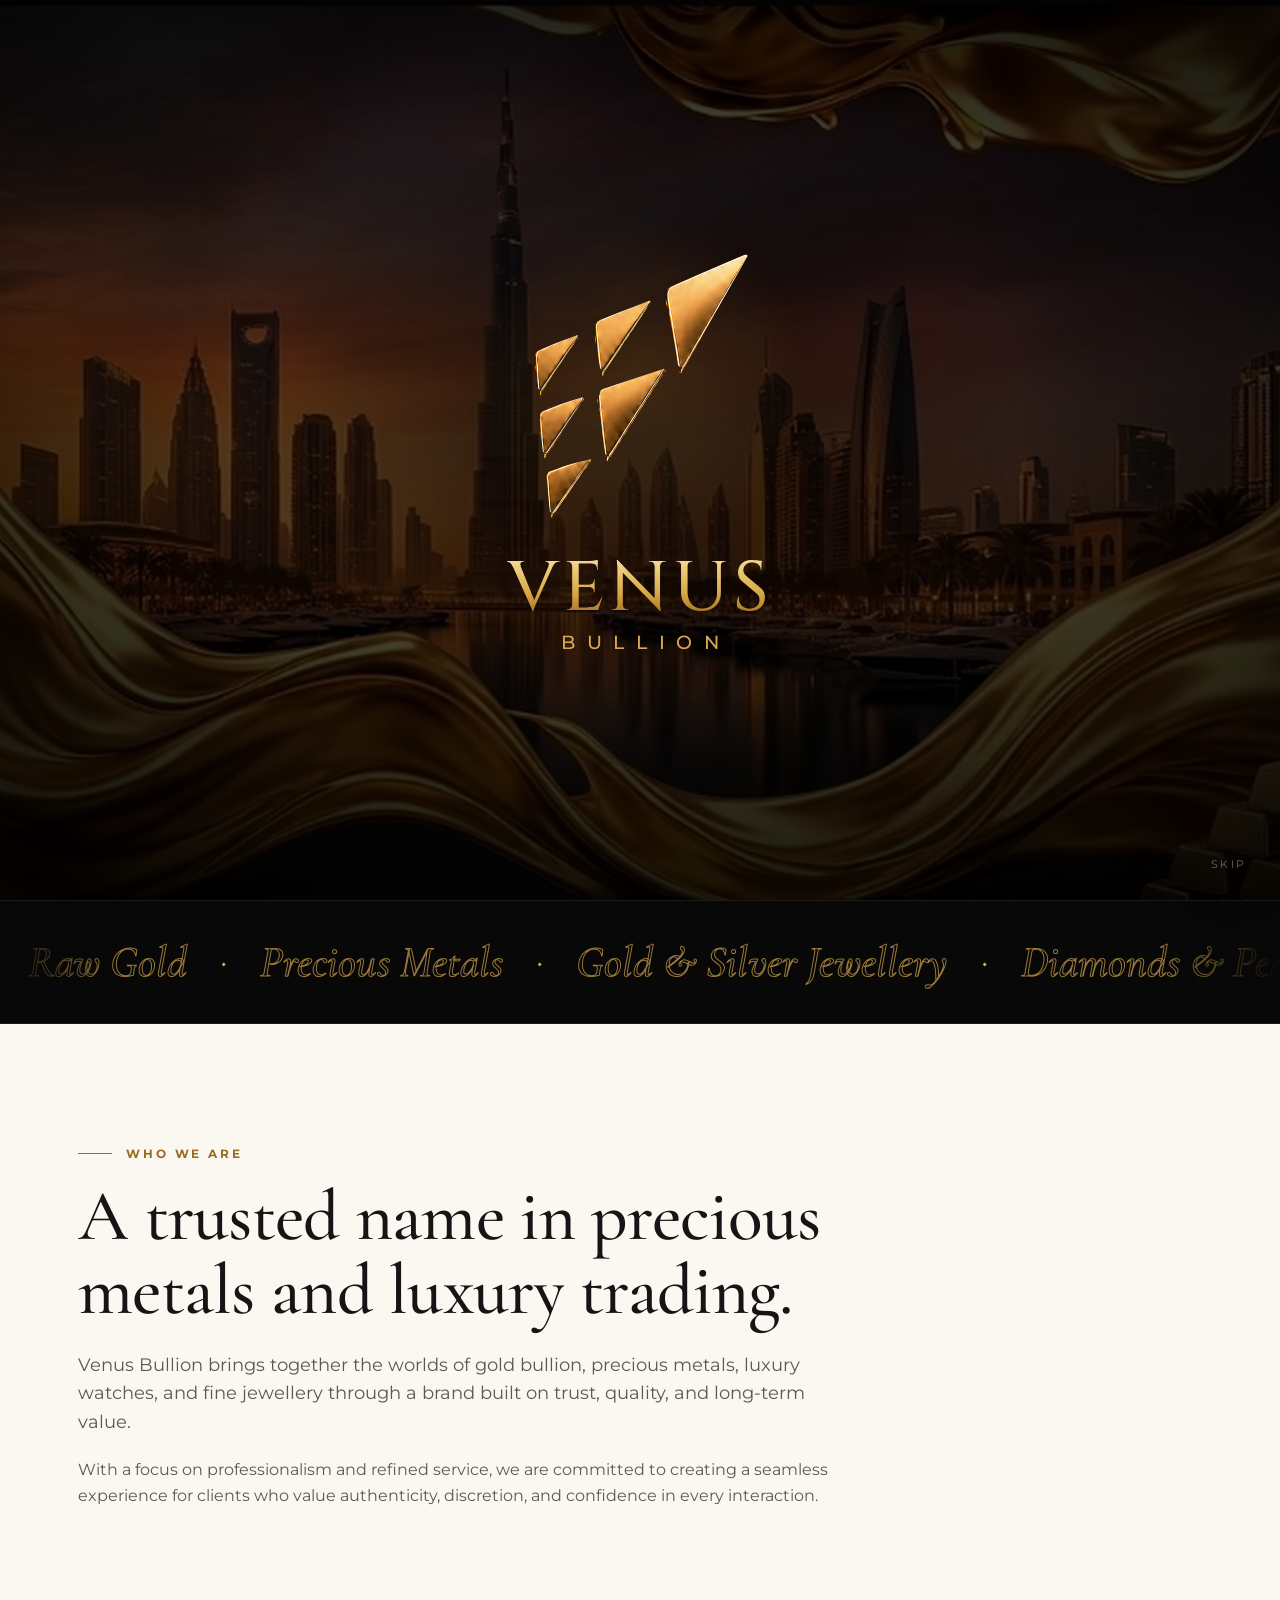
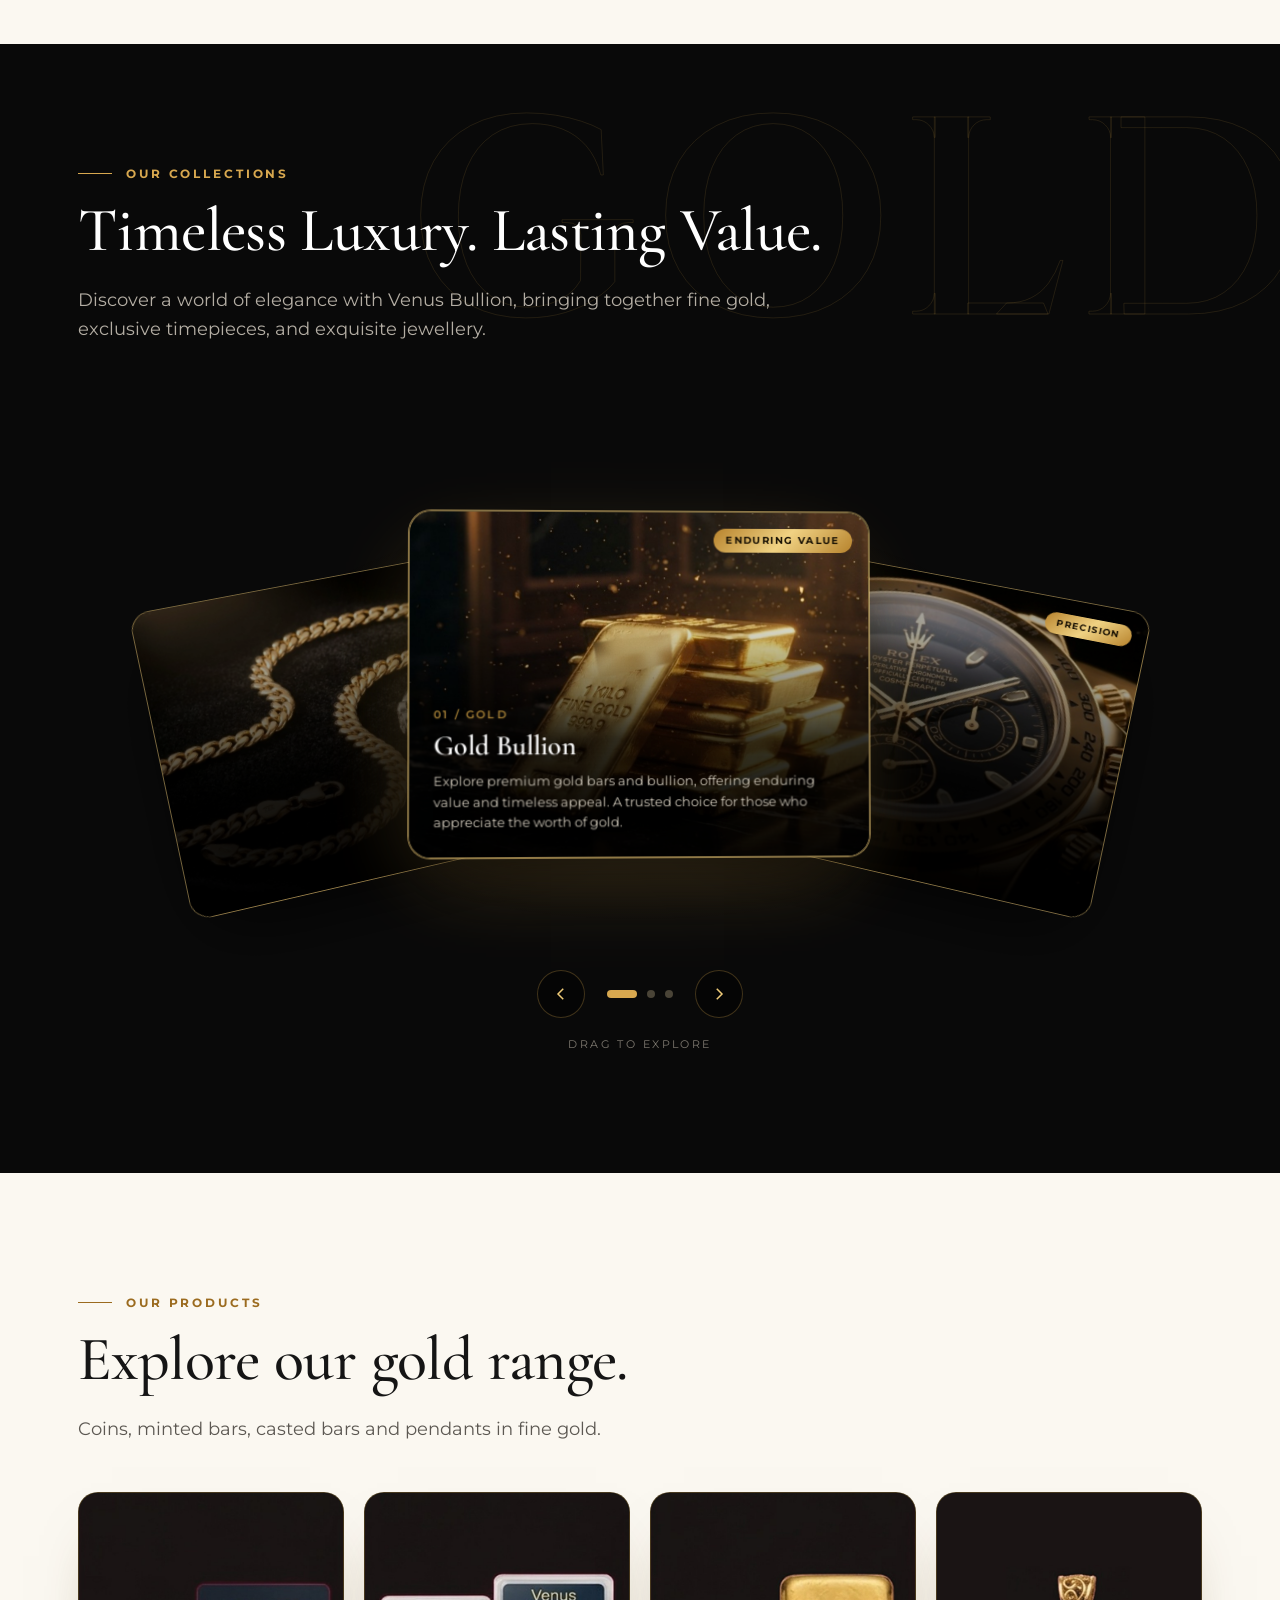
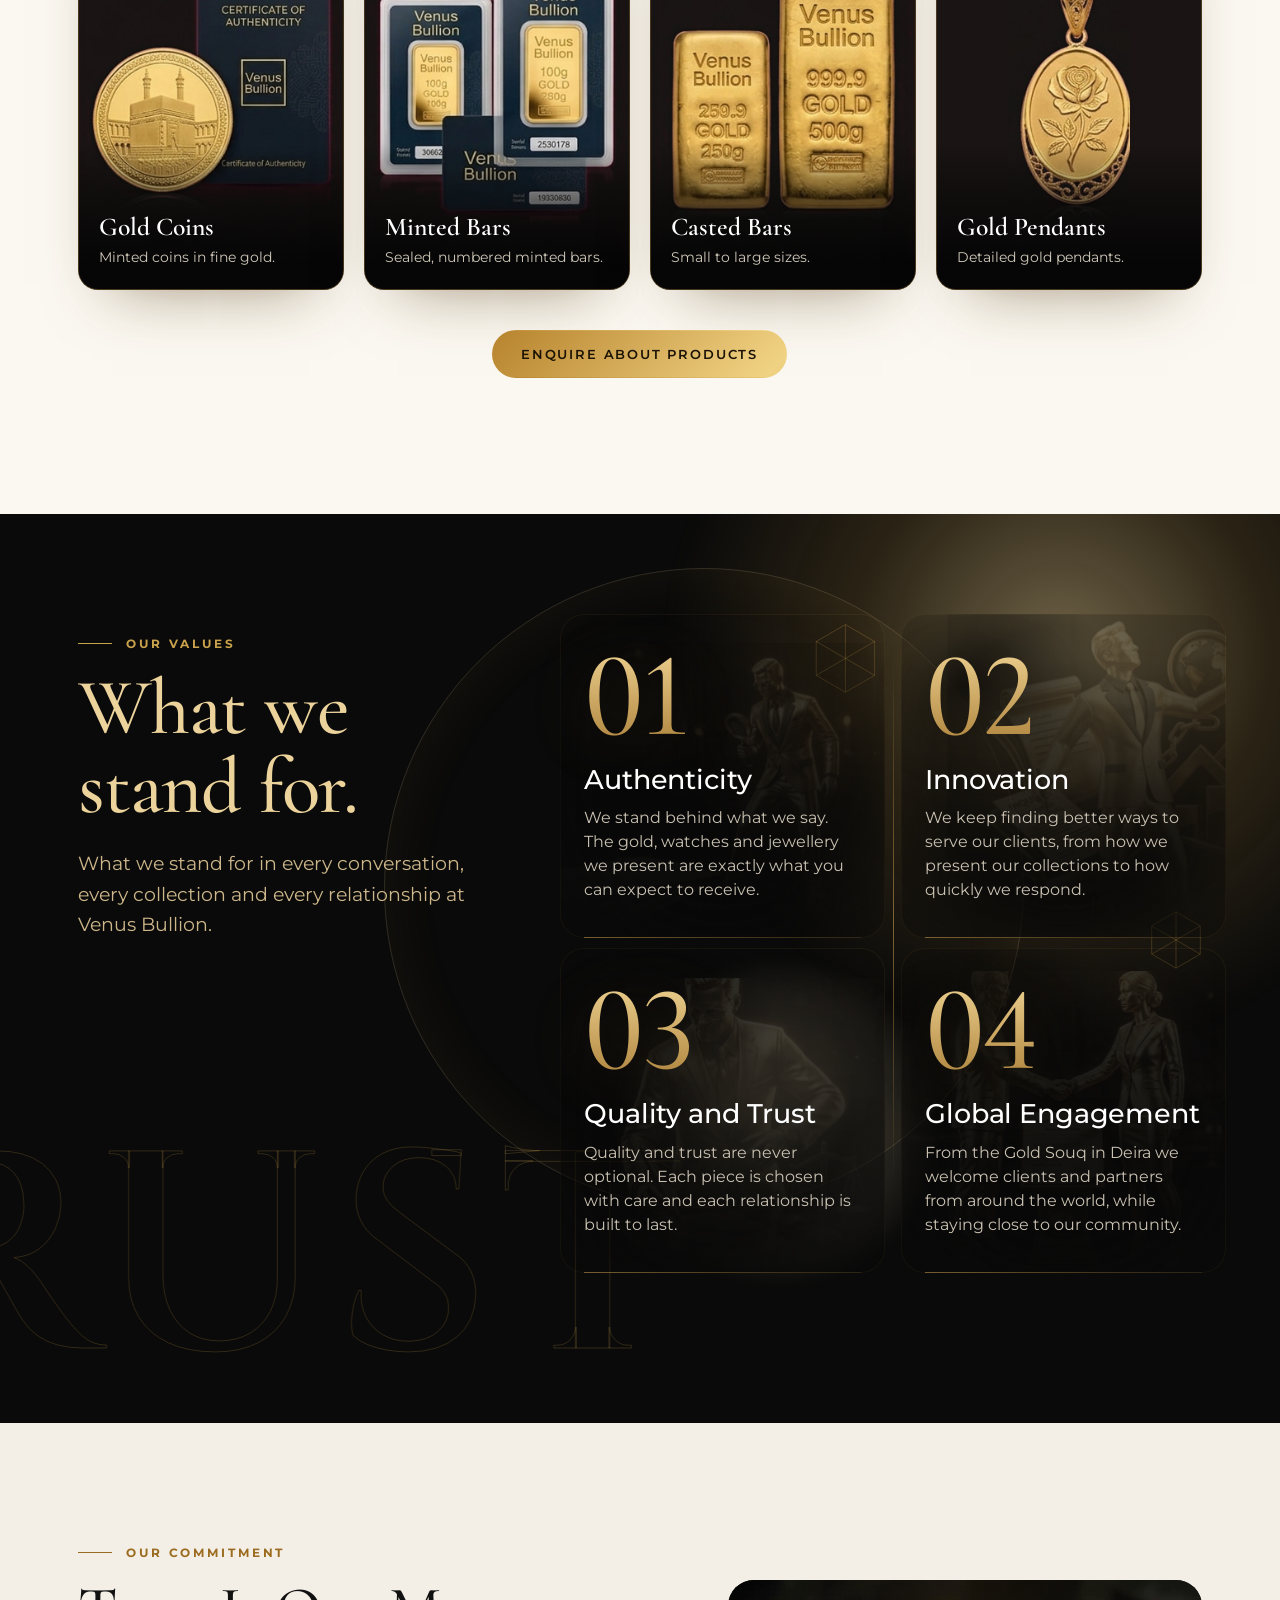
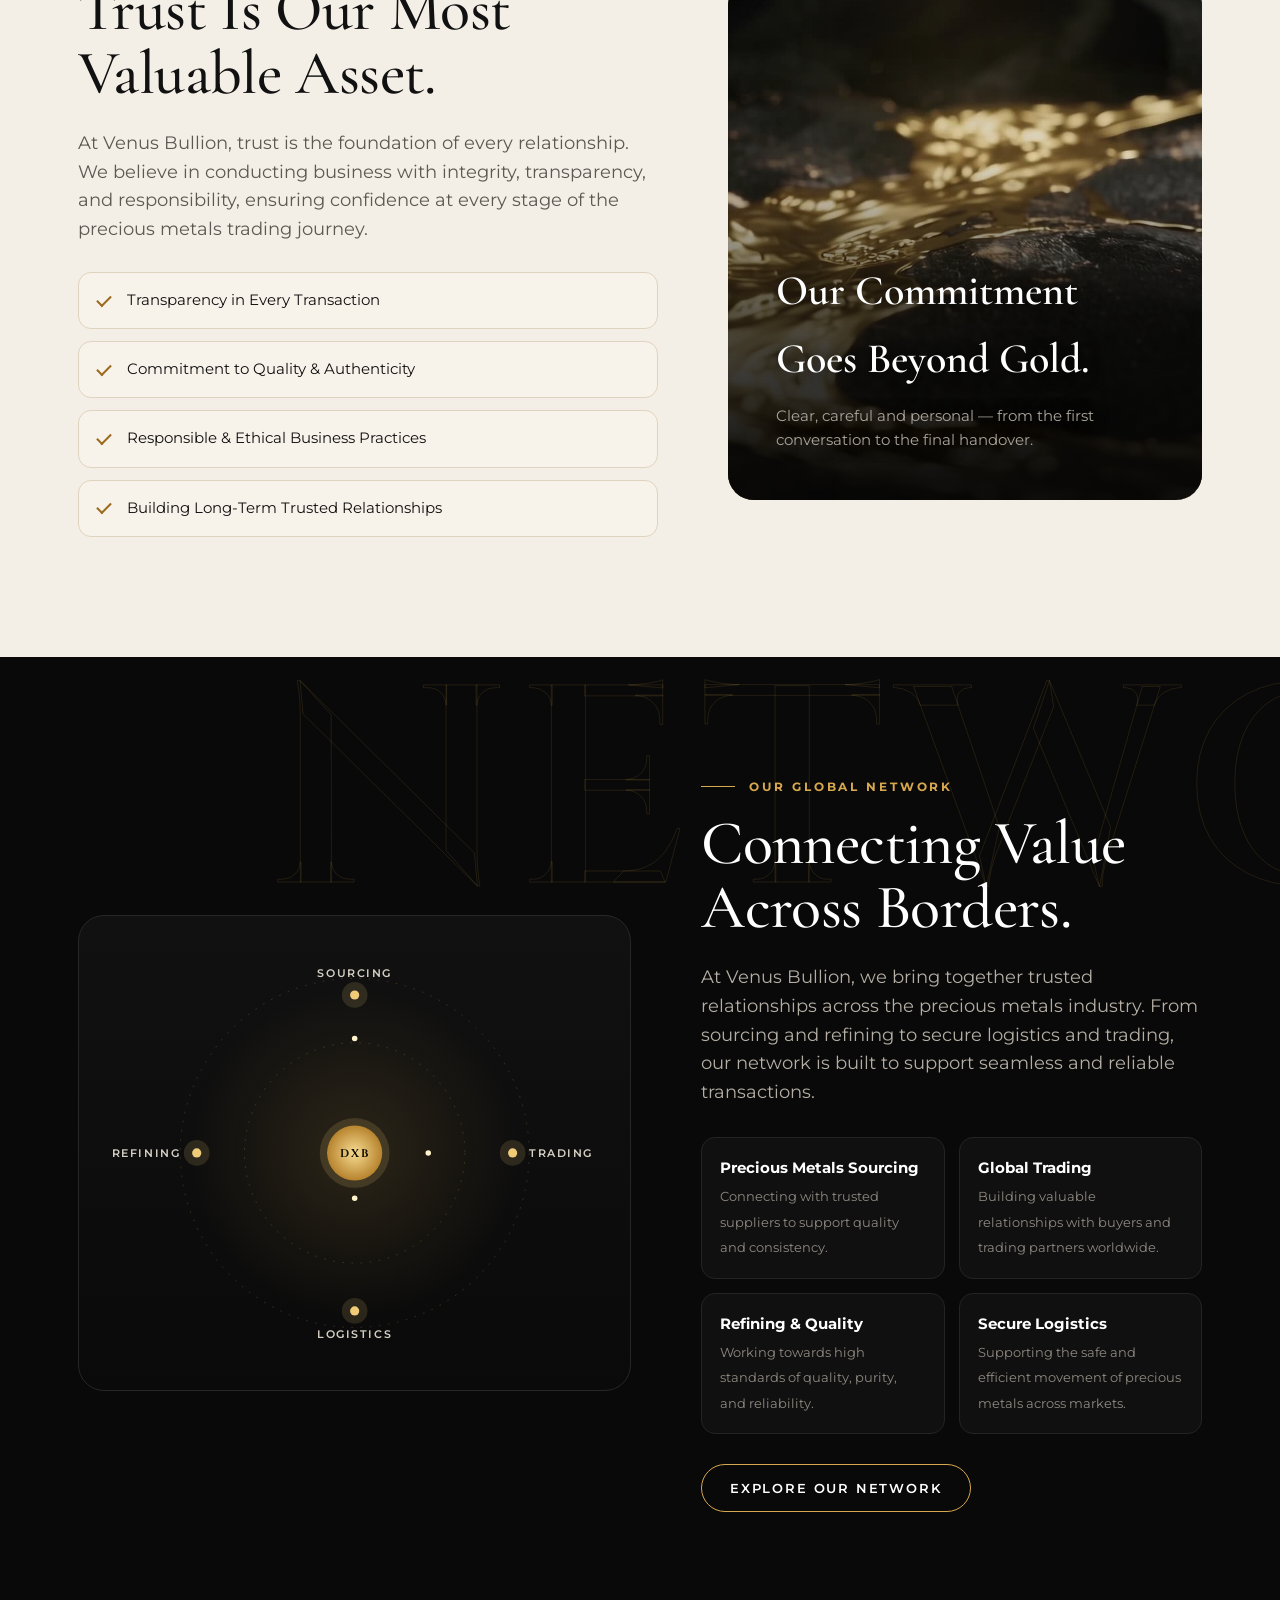
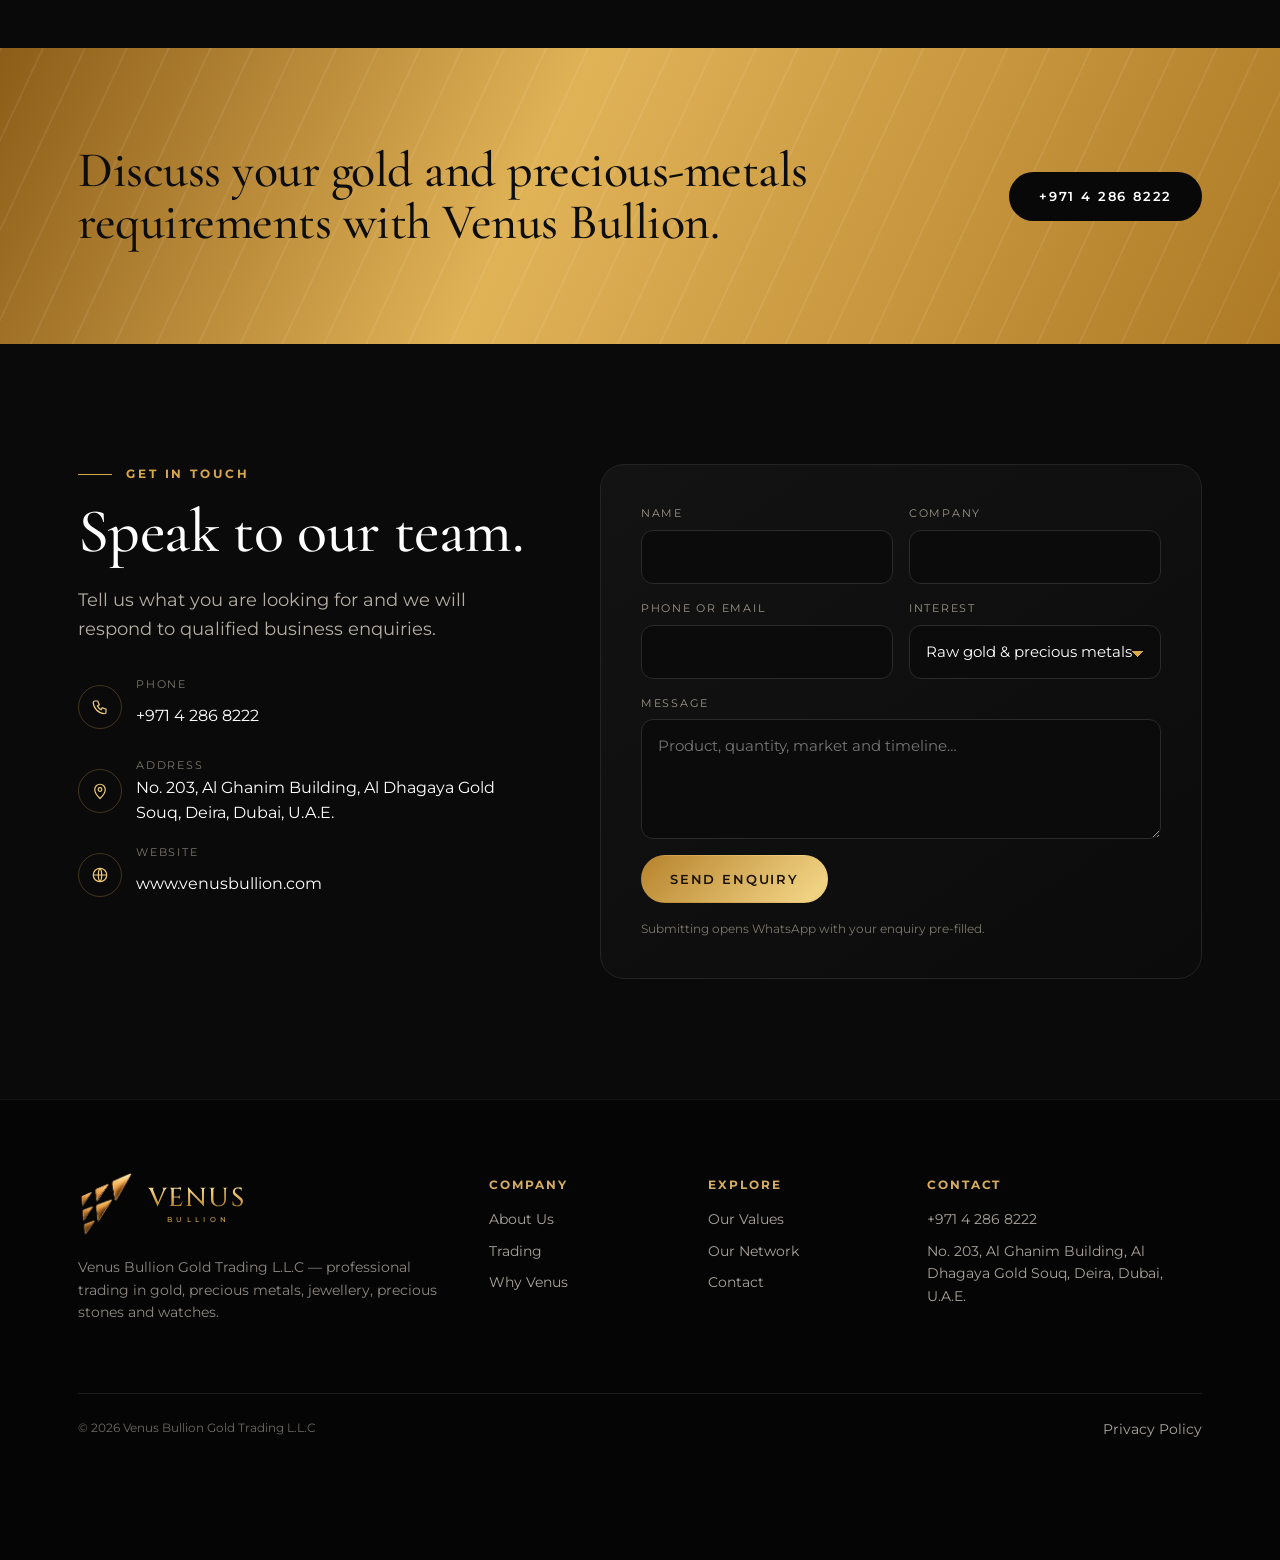
<file: index.html>
<!doctype html>
<html lang="en">
<head>
<meta charset="utf-8">
<meta name="viewport" content="width=device-width,initial-scale=1,viewport-fit=cover">
<title>Gold &amp; Precious Metals Trading in Dubai | Venus Bullion Gold Trading L.L.C</title>
<meta name="description" content="Venus Bullion Gold Trading L.L.C — gold and precious metals trading company at Al Dhagaya Gold Souq, Deira, Dubai. Raw gold, gold &amp; silver jewellery, diamonds, pearls, precious stones, watches and clocks.">
<meta name="theme-color" content="#070707">
<link rel="canonical" href="https://www.venusbullion.com/">
<meta name="keywords" content="gold trading Dubai, bullion dealer Dubai, buy gold Dubai, sell gold Dubai, raw gold trading UAE, precious metals trading Dubai, gold bars Dubai, silver bullion UAE, Deira Gold Souq, Al Dhagaya gold souq, gold jewellery wholesale Dubai, diamonds and pearls trading Dubai, precious stones UAE, watches and clocks trading Dubai, gold trading company UAE, Venus Bullion, Venus Bullion Gold Trading L.L.C">
<meta name="author" content="Venus Bullion Gold Trading L.L.C">
<meta name="robots" content="index,follow,max-image-preview:large">
<meta name="geo.region" content="AE-DU"><meta name="geo.placename" content="Deira, Dubai, United Arab Emirates">
<meta property="og:site_name" content="Venus Bullion Gold Trading L.L.C">
<meta property="og:locale" content="en_AE"><meta property="og:locale:alternate" content="fr_FR"><meta property="og:locale:alternate" content="ar_AE">
<meta property="og:title" content="Gold &amp; Precious Metals Trading in Dubai | Venus Bullion Gold Trading L.L.C">
<meta property="og:description" content="Venus Bullion Gold Trading L.L.C — gold and precious metals trading company at Al Dhagaya Gold Souq, Deira, Dubai. Raw gold, gold &amp; silver jewellery, diamonds, pearls, precious stones, watches and clocks.">
<meta property="og:type" content="website">
<meta property="og:url" content="https://www.venusbullion.com/">
<meta property="og:image" content="https://www.venusbullion.com/assets/img/hero-poster.jpg">
<meta name="twitter:card" content="summary_large_image">
<meta name="twitter:title" content="Gold &amp; Precious Metals Trading in Dubai | Venus Bullion Gold Trading L.L.C">
<meta name="twitter:description" content="Venus Bullion Gold Trading L.L.C — gold and precious metals trading company at Al Dhagaya Gold Souq, Deira, Dubai. Raw gold, gold &amp; silver jewellery, diamonds, pearls, precious stones, watches and clocks.">
<meta name="twitter:image" content="https://www.venusbullion.com/assets/img/hero-poster.jpg">
<link rel="icon" type="image/png" href="assets/logo/favicon.png">
<link rel="preconnect" href="https://fonts.googleapis.com">
<link rel="preconnect" href="https://fonts.gstatic.com" crossorigin>
<link href="https://fonts.googleapis.com/css2?family=Cinzel:wght@400;500;600&family=Cormorant+Garamond:wght@500;600;700&family=Montserrat:wght@400;500;600;700&family=Amiri:wght@400;700&family=Cairo:wght@400;500;600;700&display=swap" rel="stylesheet">
<script>
  document.documentElement.classList.add('js');
  try{var l=localStorage.getItem('vb-lang');if(l==='fr'||l==='ar'){document.documentElement.lang=l;document.documentElement.dir=l==='ar'?'rtl':'ltr';}}catch(e){}
  try{ if(/[?&]intro\b/.test(location.search)) localStorage.removeItem('vb-intro-seen'); if(localStorage.getItem('vb-intro-seen')||matchMedia('(prefers-reduced-motion:reduce)').matches) document.documentElement.classList.add('no-splash'); }catch(e){}
</script>
<link rel="stylesheet" href="css/main.css">
<script type="application/ld+json">
{
 "@context": "https://schema.org",
 "@graph": [
  {
   "@type": [
    "LocalBusiness",
    "Organization"
   ],
   "@id": "https://www.venusbullion.com/#org",
   "name": "Venus Bullion Gold Trading L.L.C",
   "alternateName": "Venus Bullion",
   "url": "https://www.venusbullion.com/",
   "telephone": "+97142868222",
   "logo": "https://www.venusbullion.com/assets/logo/mark.png",
   "image": "https://www.venusbullion.com/assets/img/hero-poster.jpg",
   "description": "Gold and precious metals trading company in Deira, Dubai, trading raw gold, gold and silver jewellery, diamonds, pearls and precious stones, watches and clocks.",
   "address": {
    "@type": "PostalAddress",
    "streetAddress": "No. 203, Al Ghanim Building, Al Dhagaya Gold Souq, Deira",
    "addressLocality": "Dubai",
    "addressCountry": "AE"
   },
   "areaServed": [
    "AE",
    "Dubai",
    "Deira"
   ],
   "availableLanguage": [
    "English",
    "French",
    "Arabic"
   ],
   "knowsAbout": [
    "Gold trading",
    "Precious metals",
    "Bullion",
    "Gold and silver jewellery",
    "Diamonds",
    "Pearls",
    "Precious stones",
    "Watches"
   ],
   "contactPoint": {
    "@type": "ContactPoint",
    "telephone": "+97142868222",
    "contactType": "sales",
    "areaServed": "AE",
    "availableLanguage": [
     "English",
     "French",
     "Arabic"
    ]
   },
   "hasOfferCatalog": {
    "@type": "OfferCatalog",
    "name": "Our collections",
    "itemListElement": [
     {"@type": "Offer", "itemOffered": {"@type": "Service", "name": "Gold bullion"}},
     {"@type": "Offer", "itemOffered": {"@type": "Service", "name": "Exclusive and luxury watches"}},
     {"@type": "Offer", "itemOffered": {"@type": "Service", "name": "Fine jewellery"}}
    ]
   }
  },
  {
   "@type": "WebSite",
   "@id": "https://www.venusbullion.com/#site",
   "url": "https://www.venusbullion.com/",
   "name": "Venus Bullion",
   "inLanguage": [
    "en",
    "fr",
    "ar"
   ],
   "publisher": {
    "@id": "https://www.venusbullion.com/#org"
   }
  }
 ]
}
</script>
</head>
<body>
<a class="skip-link" href="#top">Skip to content</a>

<!-- ============ SPLASH: logo forms, words appear, then fly into the header ============ -->
<div id="splash" aria-hidden="true">
  <div class="s-bg"></div><div class="s-bg-shade"></div>
  <div class="s-stack">
    <div class="s-mark" id="s-mark">
      <div class="s-glow"></div>
      <!-- 6 shards, each clipped from the logo mark; --x/--y/--r = scattered start pose -->
      <span class="shard" style="--i:0;--p:5.1% 37.8%,25.3% 31.5%,8.1% 54.5%;--o:13% 41%;--x:-260px;--y:120px;--r:-80deg"></span>
      <span class="shard" style="--i:1;--p:27.5% 54%,10% 77.1%,7.2% 59.2%;--o:15% 63%;--x:-300px;--y:-60px;--r:70deg"></span>
      <span class="shard" style="--i:2;--p:10.5% 80.7%,30.6% 76.5%,12.8% 98.6%;--o:18% 85%;--x:-200px;--y:260px;--r:-120deg"></span>
      <span class="shard" style="--i:3;--p:29.7% 27.5%,55.3% 19%,34.2% 47.3%;--o:40% 31%;--x:60px;--y:-300px;--r:95deg"></span>
      <span class="shard" style="--i:4;--p:31.3% 52.3%,61.6% 43.6%,36.1% 78.1%;--o:43% 58%;--x:220px;--y:260px;--r:-60deg"></span>
      <span class="shard" style="--i:5;--p:59.7% 15.4%,95.7% 2%,66.6% 46.6%;--o:74% 21%;--x:320px;--y:-220px;--r:110deg"></span>
      <div class="s-sweep"></div>
    </div>
    <div class="word s-word" id="s-word"><span class="w-main"><i style="--d:0">V</i><i style="--d:1">E</i><i style="--d:2">N</i><i style="--d:3">U</i><i style="--d:4">S</i></span><span class="w-sub">BULLION</span></div>
  </div>
  <button class="s-skip" id="s-skip" type="button">Skip</button>
</div>

<!-- ============ HEADER ============ -->
<header class="site-header" id="header">
  <div class="wrap nav">
    <a class="brand" href="#top" aria-label="Venus Bullion — home">
      <img id="h-mark" src="assets/logo/mark.png" alt="">
      <span class="word" id="h-word"><span class="w-main"><i>V</i><i>E</i><i>N</i><i>U</i><i>S</i></span><span class="w-sub">BULLION</span></span>
    </a>
    <button class="burger" id="burger" type="button" aria-label="Menu" aria-expanded="false" aria-controls="menu"><span></span><span></span><span></span></button>
    <nav class="menu" id="menu" aria-label="Primary">
      <a href="#about">About</a>
      <a href="#trading">Trading</a>
      <a href="#values">Our Values</a>
      <a href="#why">Why Venus</a>
      <a href="network.html">Our Network</a>
      <a class="btn fill sm" href="#contact">Contact Us</a>
    </nav>
  </div>
</header>

<main id="top">

<!-- ============ HERO ============
  Layers (back → front):
   1. hero-desktop.jpg / hero-mobile.jpg  → YOUR PHOTO SLOT (Dubai skyline / vault). Leave the files out and it stays blank.
   2. hero.mp4 / hero-mobile.mp4          → background video (molten gold). When a photo exists the video is
                                            blended on top with "screen" so the gold flows over the photo.
   3. dark overlay + content
-->
<section class="hero" id="hero">
  <div class="hero-media" id="heroMedia" data-photo="assets/img/hero-desktop.jpg" data-photo-mobile="assets/img/hero-mobile.jpg">
    <video class="hero-video" id="heroVideo" muted loop playsinline preload="metadata" poster="assets/img/hero-poster.jpg"
           data-src="assets/video/hero.mp4" data-src-mobile="assets/video/hero-mobile.mp4" data-poster-mobile="assets/img/hero-poster-mobile.jpg" aria-hidden="true"></video>
  </div>
  <div class="hero-overlay"></div>

  <div class="hero-content" id="heroContent">
    <h1>VENUS BULLION</h1>
    <p class="tag">Secure Your Future with the Ultimate Luxury Asset.</p>
    <a class="btn fill" href="#contact">Enquiry</a>
  </div>
  <div class="hero-note">Venus Bullion Gold Trading L.L.C · United Arab Emirates</div>
  <span class="scroll-cue" aria-hidden="true"></span>
</section>

<!-- ============ TICKER ============ -->
<div class="ticker" aria-hidden="true"><div class="ticker-track"><span>Raw Gold</span><span class="d">◆</span><span>Precious Metals</span><span class="d">◆</span><span>Gold &amp; Silver Jewellery</span><span class="d">◆</span><span>Diamonds &amp; Pearls</span><span class="d">◆</span><span>Watches &amp; Clocks</span><span class="d">◆</span><span>Trusted Trade</span><span class="d">◆</span><span>Raw Gold</span><span class="d">◆</span><span>Precious Metals</span><span class="d">◆</span><span>Gold &amp; Silver Jewellery</span><span class="d">◆</span><span>Diamonds &amp; Pearls</span><span class="d">◆</span><span>Watches &amp; Clocks</span><span class="d">◆</span><span>Trusted Trade</span><span class="d">◆</span></div></div>

<!-- ============ ABOUT ============ -->
<section id="about" class="light">
  <div class="wrap about-one" id="aboutWrap">
    <div class="rv left">
      <div class="eyebrow">Who We Are</div>
      <h2>A trusted name in precious metals and luxury trading.</h2>
      <p class="intro">Venus Bullion brings together the worlds of gold bullion, precious metals, luxury watches, and fine jewellery through a brand built on trust, quality, and long-term value.</p>
      <p class="intro" style="font-size:16px;margin-top:20px">With a focus on professionalism and refined service, we are committed to creating a seamless experience for clients who value authenticity, discretion, and confidence in every interaction.</p>
    </div>
    <!-- RIGHT-SIDE IMAGE SLOT: add assets/img/about-luxury.jpg (gold bars, watch and jewellery on a dark background). Hidden until the file exists. -->
    <div class="about-pic rv right" id="aboutPic" data-img="assets/img/about-luxury.jpg" hidden></div>
  </div>
</section>

<!-- ============ TRADING ============ -->
<section id="trading" class="services">
  <div class="bg-word" data-speed="-.18" style="top:4%" aria-hidden="true"><span>GOLD</span></div>
  <div class="wrap">
    <div class="eyebrow rv">Our Collections</div>
    <h2 class="rv">Timeless Luxury. Lasting Value.</h2>
    <p class="intro rv">Discover a world of elegance with Venus Bullion, bringing together fine gold, exclusive timepieces, and exquisite jewellery.</p>
    <!-- IMAGE SLOTS: assets/img/cat-gold.jpg, cat-watches.jpg, cat-jewellery.jpg -->
    <div class="stack rv" id="stack" role="region" aria-roledescription="carousel" aria-label="Our collections">
      <div class="stack-stage" tabindex="0">
        <div class="stack-drag"></div>
        <article class="scard" data-label="Photo · gold bullion" data-img="assets/img/cat-gold.jpg" data-pos="60% 55%">
          <span class="sbadge">Enduring value</span>
          <div class="sbody"><div class="num">01 / GOLD</div><h3>Gold Bullion</h3><p>Explore premium gold bars and bullion, offering enduring value and timeless appeal. A trusted choice for those who appreciate the worth of gold.</p></div>
        </article>
        <article class="scard" data-label="Photo · watches" data-img="assets/img/cat-watches.jpg" data-pos="55% 50%">
          <span class="sbadge">Precision</span>
          <div class="sbody"><div class="num">02 / WATCHES</div><h3>Exclusive &amp; Luxury Watches</h3><p>Discover an exclusive collection of luxury timepieces that bring together precision, craftsmanship, and timeless sophistication.</p></div>
        </article>
        <article class="scard" data-label="Photo · jewellery" data-img="assets/img/cat-jewellery.jpg" data-pos="45% 50%">
          <span class="sbadge">Elegance</span>
          <div class="sbody"><div class="num">03 / JEWELLERY</div><h3>Fine Jewellery</h3><p>Explore beautifully crafted jewellery designed to celebrate elegance, individuality, and life's most precious moments.</p></div>
        </article>
      </div>
      <div class="stack-ctrl">
        <button class="sbtn prev" type="button" aria-label="Previous"><svg width="18" height="18" viewBox="0 0 24 24" fill="none" stroke="currentColor" stroke-width="2"><path d="m15 5-7 7 7 7"/></svg></button>
        <div class="sdots"></div>
        <button class="sbtn next" type="button" aria-label="Next"><svg width="18" height="18" viewBox="0 0 24 24" fill="none" stroke="currentColor" stroke-width="2"><path d="m9 5 7 7-7 7"/></svg></button>
      </div>
      <p class="stack-hint">Drag to explore</p>
    </div>
  </div>
</section>

<!-- ============ PRODUCTS ============ -->
<section id="products" class="light products">
  <div class="wrap">
    <div class="eyebrow rv">Our Products</div>
    <h2 class="rv">Explore our gold range.</h2>
    <p class="intro rv">Coins, minted bars, casted bars and pendants in fine gold.</p>
    <div class="prod-grid">
      <a class="prod tilt rv" href="#contact"><img src="assets/img/prod-coins.jpg" width="652" height="1004" loading="lazy" alt="Venus Bullion gold coin with certificate"><div class="pcap"><h3>Gold Coins</h3><p>Minted coins in fine gold.</p></div></a>
      <a class="prod tilt rv" href="#contact" style="--d:.08s"><img src="assets/img/prod-minted.jpg" width="652" height="1004" loading="lazy" alt="Venus Bullion minted gold bars in sealed packs"><div class="pcap"><h3>Minted Bars</h3><p>Sealed, numbered minted bars.</p></div></a>
      <a class="prod tilt rv" href="#contact" style="--d:.16s"><img src="assets/img/prod-casted.jpg" width="652" height="1004" loading="lazy" alt="Venus Bullion casted gold bars"><div class="pcap"><h3>Casted Bars</h3><p>Small to large sizes.</p></div></a>
      <a class="prod tilt rv" href="#contact" style="--d:.24s"><img src="assets/img/prod-pendants.jpg" width="652" height="1004" loading="lazy" alt="Gold rose pendant"><div class="pcap"><h3>Gold Pendants</h3><p>Detailed gold pendants.</p></div></a>
    </div>
    <p class="rv" style="margin-top:40px;text-align:center"><a class="btn fill" href="#contact">Enquire About Products</a></p>
  </div>
</section>

<!-- ============ PROCESS ============ -->
<section id="values" class="process">
  <div class="proc-glow" aria-hidden="true"><i class="f1"></i><i class="f2"></i><i class="ring"></i></div>
  <div class="bg-word" data-speed=".16" style="bottom:2%" aria-hidden="true"><span>TRUST</span></div>
  <div class="wrap process-grid">
    <div class="sticky rv left">
      <div class="eyebrow">Our Values</div>
      <h2>What we stand for.</h2>
      <p class="intro">What we stand for in every conversation, every collection and every relationship at Venus Bullion.</p>
    </div>
    <div class="psteps">
      <svg class="gem g1" viewBox="0 0 100 100" aria-hidden="true"><g fill="none" stroke="currentColor" stroke-width=".8" stroke-linejoin="round"><polygon points="50,6 88,28 88,72 50,94 12,72 12,28"/><polyline points="12,28 50,50 88,28"/><polyline points="50,50 50,94"/><polyline points="12,72 50,50 88,72"/><polyline points="50,6 50,50"/></g></svg><svg class="gem g2" viewBox="0 0 100 100" aria-hidden="true"><g fill="none" stroke="currentColor" stroke-width=".8" stroke-linejoin="round"><polygon points="50,6 88,28 88,72 50,94 12,72 12,28"/><polyline points="12,28 50,50 88,28"/><polyline points="50,50 50,94"/><polyline points="12,72 50,50 88,72"/><polyline points="50,6 50,50"/></g></svg>
      <div class="pstep has-art s2 tilt rv"><div class="art" aria-hidden="true"><i class="a1"></i><i class="a2"></i></div><div class="pno">01</div><h4>Authenticity</h4><p>We stand behind what we say. The gold, watches and jewellery we present are exactly what you can expect to receive.</p></div>
      <div class="pstep has-art tilt rv" style="--d:.12s"><div class="art" aria-hidden="true"><i class="a1"></i><i class="a2"></i></div><div class="pno">02</div><h4>Innovation</h4><p>We keep finding better ways to serve our clients, from how we present our collections to how quickly we respond.</p></div>
      <div class="pstep has-art s3 tilt rv"><div class="art" aria-hidden="true"><i class="a1"></i><i class="a2"></i></div><div class="pno">03</div><h4>Quality and Trust</h4><p>Quality and trust are never optional. Each piece is chosen with care and each relationship is built to last.</p></div>
      <div class="pstep has-art s4 tilt rv" style="--d:.12s"><div class="art" aria-hidden="true"><i class="a1"></i><i class="a2"></i></div><div class="pno">04</div><h4>Global Engagement</h4><p>From the Gold Souq in Deira we welcome clients and partners from around the world, while staying close to our community.</p></div>
    </div>
  </div>
</section>

<!-- ============ WHY VENUS ============ -->
<section id="why" class="cream">
  <div class="wrap why-grid">
    <div class="rv left">
      <div class="eyebrow">Our Commitment</div>
      <h2>Trust Is Our Most Valuable Asset.</h2>
      <p class="intro">At Venus Bullion, trust is the foundation of every relationship. We believe in conducting business with integrity, transparency, and responsibility, ensuring confidence at every stage of the precious metals trading journey.</p>
      <div class="checks">
        <div class="check">Transparency in Every Transaction</div>
        <div class="check">Commitment to Quality &amp; Authenticity</div>
        <div class="check">Responsible &amp; Ethical Business Practices</div>
        <div class="check">Building Long-Term Trusted Relationships</div>
      </div>
    </div>
    <div class="shield rv right">
      <video class="shield-video" id="shieldVideo" muted loop playsinline preload="none" poster="assets/img/shield-poster.jpg" data-src="assets/video/shield.mp4" aria-hidden="true"></video>
      <div class="shield-shade" aria-hidden="true"></div>
      <h3>Our Commitment Goes Beyond Gold.</h3>
      <p>Clear, careful and personal — from the first conversation to the final handover.</p>
    </div>
  </div>
</section>

<!-- ============ NETWORK (preview) ============ -->
<section id="network" class="network">
  <div class="bg-word" data-speed="-.14" style="top:0" aria-hidden="true"><span>NETWORK</span></div>
  <div class="wrap network-grid">
    <div class="mapbox rv left" role="img" aria-label="Network diagram: Dubai hub connected to sourcing, trading, refining and logistics">
      <svg viewBox="0 0 600 516" aria-hidden="true">
        <defs>
          <linearGradient id="lineGrad" x1="0" x2="1"><stop offset="0" stop-color="#ae8138" stop-opacity=".1"/><stop offset=".5" stop-color="#f0cc79"/><stop offset="1" stop-color="#ae8138" stop-opacity=".1"/></linearGradient>
          <radialGradient id="hubGrad"><stop offset="0" stop-color="#f6dc93"/><stop offset="1" stop-color="#b7832d"/></radialGradient>
        </defs>
        <circle class="net-ring" cx="300" cy="258" r="190"/><circle class="net-ring" cx="300" cy="258" r="120" style="animation-direction:reverse"/>
        <g id="netLines"></g>
        <g class="hub"><circle cx="300" cy="258" r="38" fill="rgba(240,204,121,.15)" class="net-pulse"/><circle cx="300" cy="258" r="30" fill="url(#hubGrad)"/><text x="300" y="262" text-anchor="middle">DXB</text></g>
        <g id="netNodes"></g>
      </svg>
    </div>
    <div class="rv right">
      <div class="eyebrow">Our Global Network</div>
      <h2>Connecting Value Across Borders.</h2>
      <p class="intro">At Venus Bullion, we bring together trusted relationships across the precious metals industry. From sourcing and refining to secure logistics and trading, our network is built to support seamless and reliable transactions.</p>
      <div class="net-list">
        <div class="net-item"><b>Precious Metals Sourcing</b><span>Connecting with trusted suppliers to support quality and consistency.</span></div>
        <div class="net-item"><b>Global Trading</b><span>Building valuable relationships with buyers and trading partners worldwide.</span></div>
        <div class="net-item"><b>Refining &amp; Quality</b><span>Working towards high standards of quality, purity, and reliability.</span></div>
        <div class="net-item"><b>Secure Logistics</b><span>Supporting the safe and efficient movement of precious metals across markets.</span></div>
      </div>
      <p style="margin-top:30px"><a class="btn" href="network.html">Explore Our Network</a></p>
    </div>
  </div>
</section>

<!-- ============ CTA ============ -->
<section class="cta">
  <div class="wrap cta-grid">
    <h2 class="rv">Discuss your gold and precious-metals requirements with Venus Bullion.</h2>
    <a href="tel:+97142868222" class="btn rv">+971 4 286 8222</a>
  </div>
</section>

<!-- ============ CONTACT ============ -->
<section id="contact" class="contact">
  <div class="wrap contact-grid">
    <div class="rv left">
      <div class="eyebrow">Get in Touch</div>
      <h2>Speak to our team.</h2>
      <p class="intro">Tell us what you are looking for and we will respond to qualified business enquiries.</p>
      <ul class="c-list">
        <li><span class="c-ico"><svg width="18" height="18" viewBox="0 0 24 24" fill="none" stroke="currentColor" stroke-width="1.6"><path d="M5 4h4l2 5-2.5 1.5a11 11 0 0 0 5 5L15 13l5 2v4a2 2 0 0 1-2 2A16 16 0 0 1 3 6a2 2 0 0 1 2-2z"/></svg></span><div><small>Phone</small><a href="tel:+97142868222">+971 4 286 8222</a></div></li>
        <li data-email hidden><span class="c-ico"><svg width="18" height="18" viewBox="0 0 24 24" fill="none" stroke="currentColor" stroke-width="1.6"><rect x="3" y="5" width="18" height="14" rx="2"/><path d="m3 7 9 6 9-6"/></svg></span><div><small>Email</small><a href="#"></a></div></li>
        <li><span class="c-ico"><svg width="18" height="18" viewBox="0 0 24 24" fill="none" stroke="currentColor" stroke-width="1.6"><path d="M12 22s7-6.5 7-12a7 7 0 0 0-14 0c0 5.5 7 12 7 12z"/><circle cx="12" cy="10" r="2.5"/></svg></span><div><small>Address</small>No. 203, Al Ghanim Building, Al Dhagaya Gold Souq, Deira, Dubai, U.A.E.</div></li>
        <li><span class="c-ico"><svg width="18" height="18" viewBox="0 0 24 24" fill="none" stroke="currentColor" stroke-width="1.6"><circle cx="12" cy="12" r="9"/><path d="M3 12h18M12 3c3 3 3 15 0 18M12 3c-3 3-3 15 0 18"/></svg></span><div><small>Website</small><a href="https://www.venusbullion.com" rel="noopener">www.venusbullion.com</a></div></li>
      </ul>
    </div>
    <form class="card-form rv right" id="contactForm" novalidate>
      <div class="fld"><label for="f-name">Name</label><input id="f-name" name="name" autocomplete="name" required></div>
      <div class="fld"><label for="f-company">Company</label><input id="f-company" name="company" autocomplete="organization"></div>
      <div class="fld"><label for="f-contact">Phone or email</label><input id="f-contact" name="contact" autocomplete="tel" required></div>
      <div class="fld"><label for="f-interest">Interest</label>
        <select id="f-interest" name="interest"><option>Raw gold &amp; precious metals</option><option>Gold &amp; silver jewellery</option><option>Diamonds, pearls &amp; stones</option><option>Watches &amp; clocks</option><option value="Other">Other</option></select></div>
      <div class="fld full other-fld" id="otherFld" hidden><label for="f-other">Please specify</label><input id="f-other" name="other" maxlength="120" placeholder="Tell us what you have in mind…" aria-describedby="otherErr"><span class="err" id="otherErr" role="alert"></span></div>
      <div class="fld full"><label for="f-msg">Message</label><textarea id="f-msg" name="message" placeholder="Product, quantity, market and timeline…"></textarea></div>
      <input class="hp" name="_gotcha" tabindex="-1" autocomplete="off" aria-hidden="true">
      <div class="full" style="grid-column:1/-1"><button class="btn fill" type="submit">Send Enquiry</button></div>
      <p class="form-note">Submitting opens WhatsApp with your enquiry pre-filled.</p>
    </form>
  </div>
</section>
</main>

<!-- ============ FOOTER ============ -->
<footer>
  <div class="wrap">
    <div class="footer-grid">
      <div>
        <div class="f-brand"><img src="assets/logo/mark.png" alt=""><span class="word"><span class="w-main"><i>V</i><i>E</i><i>N</i><i>U</i><i>S</i></span><span class="w-sub">BULLION</span></span></div>
        <p class="footer-copy">Venus Bullion Gold Trading L.L.C — professional trading in gold, precious metals, jewellery, precious stones and watches.</p>
      </div>
      <div><h4>Company</h4><a href="#about">About Us</a><a href="#trading">Trading</a><a href="#why">Why Venus</a></div>
      <div><h4>Explore</h4><a href="#values">Our Values</a><a href="network.html">Our Network</a><a href="#contact">Contact</a></div>
      <div><h4>Contact</h4><p class="l">+971 4 286 8222</p><p class="l" data-email hidden><a href="#"></a></p><p class="l">No. 203, Al Ghanim Building, Al Dhagaya Gold Souq, Deira, Dubai, U.A.E.</p></div>
    </div>
    <div class="bottom"><span>© <span id="yr">2026</span> Venus Bullion Gold Trading L.L.C</span><span><a href="privacy.html">Privacy Policy</a></span></div>
  </div>
</footer>

<a class="fab" href="https://wa.me/971501263566?text=Hello%20Venus%20Bullion%2C%20I%27d%20like%20to%20make%20an%20enquiry." target="_blank" rel="noopener" aria-label="Chat on WhatsApp"><svg viewBox="0 0 24 24"><path d="M12 2a10 10 0 0 0-8.6 15L2 22l5.2-1.4A10 10 0 1 0 12 2zm5.2 14.2c-.2.6-1.3 1.2-1.8 1.2-.5.1-1 .2-3.3-.7-2.8-1.2-4.6-4-4.7-4.2-.1-.2-1.100-1.500-1.100-2.800s.7-2 1-2.300c.2-.3.5-.3.700-.3h.5c.2 0 .4 0 .6.5l.8 2c.1.2.1.3 0 .5l-.4.6c-.1.1-.3.300-.1.600.2.3.8 1.300 1.700 2.100 1.200 1 2.100 1.300 2.400 1.500.3.1.5.1.6-.1l.9-1.100c.2-.3.4-.2.600-.1l2 .9c.3.1.5.2.5.3.1.2.1.8-.1 1.400z"/></svg></a>
<div class="call-bar"><a class="btn fill" href="tel:+97142868222">Call Now</a><a class="btn" href="#contact">Enquire</a></div>

<script src="js/config.js"></script>
<script src="js/i18n.js"></script>
<script src="js/main.js"></script>
</body>
</html>
</file>
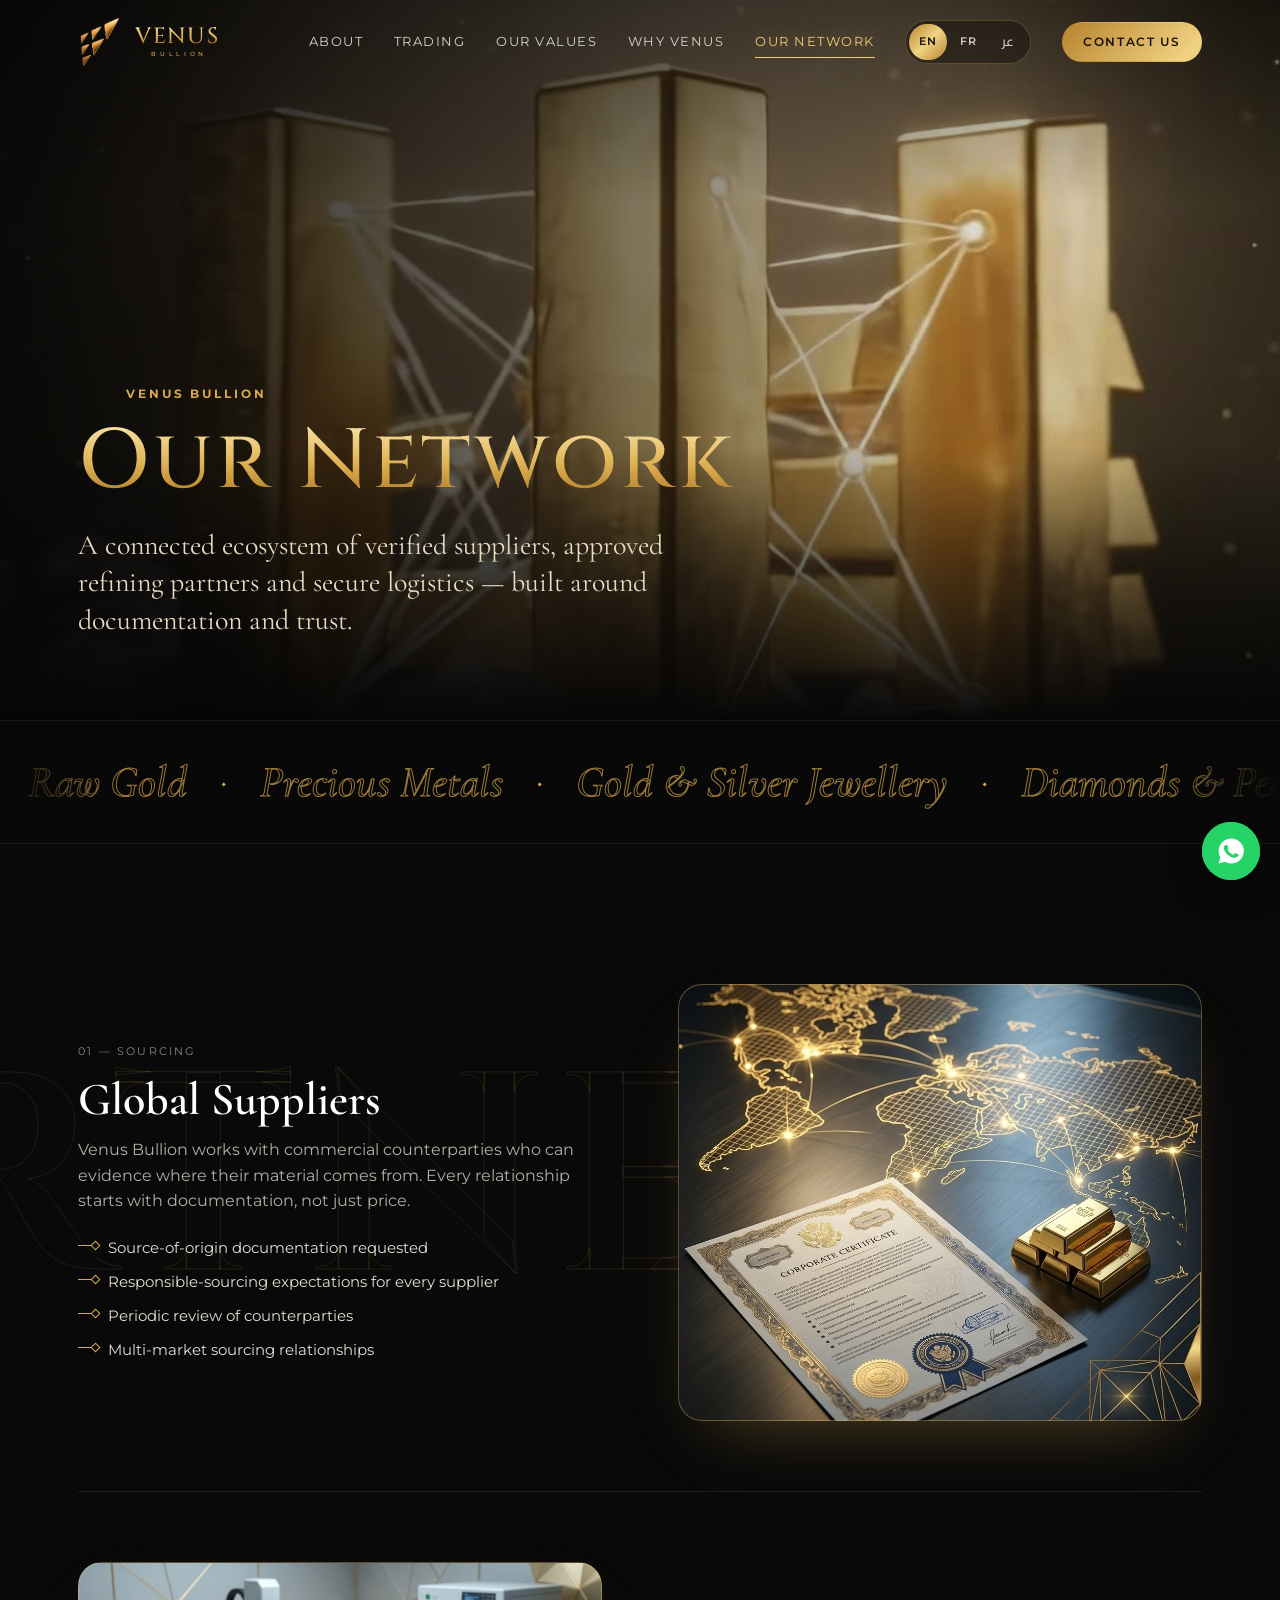
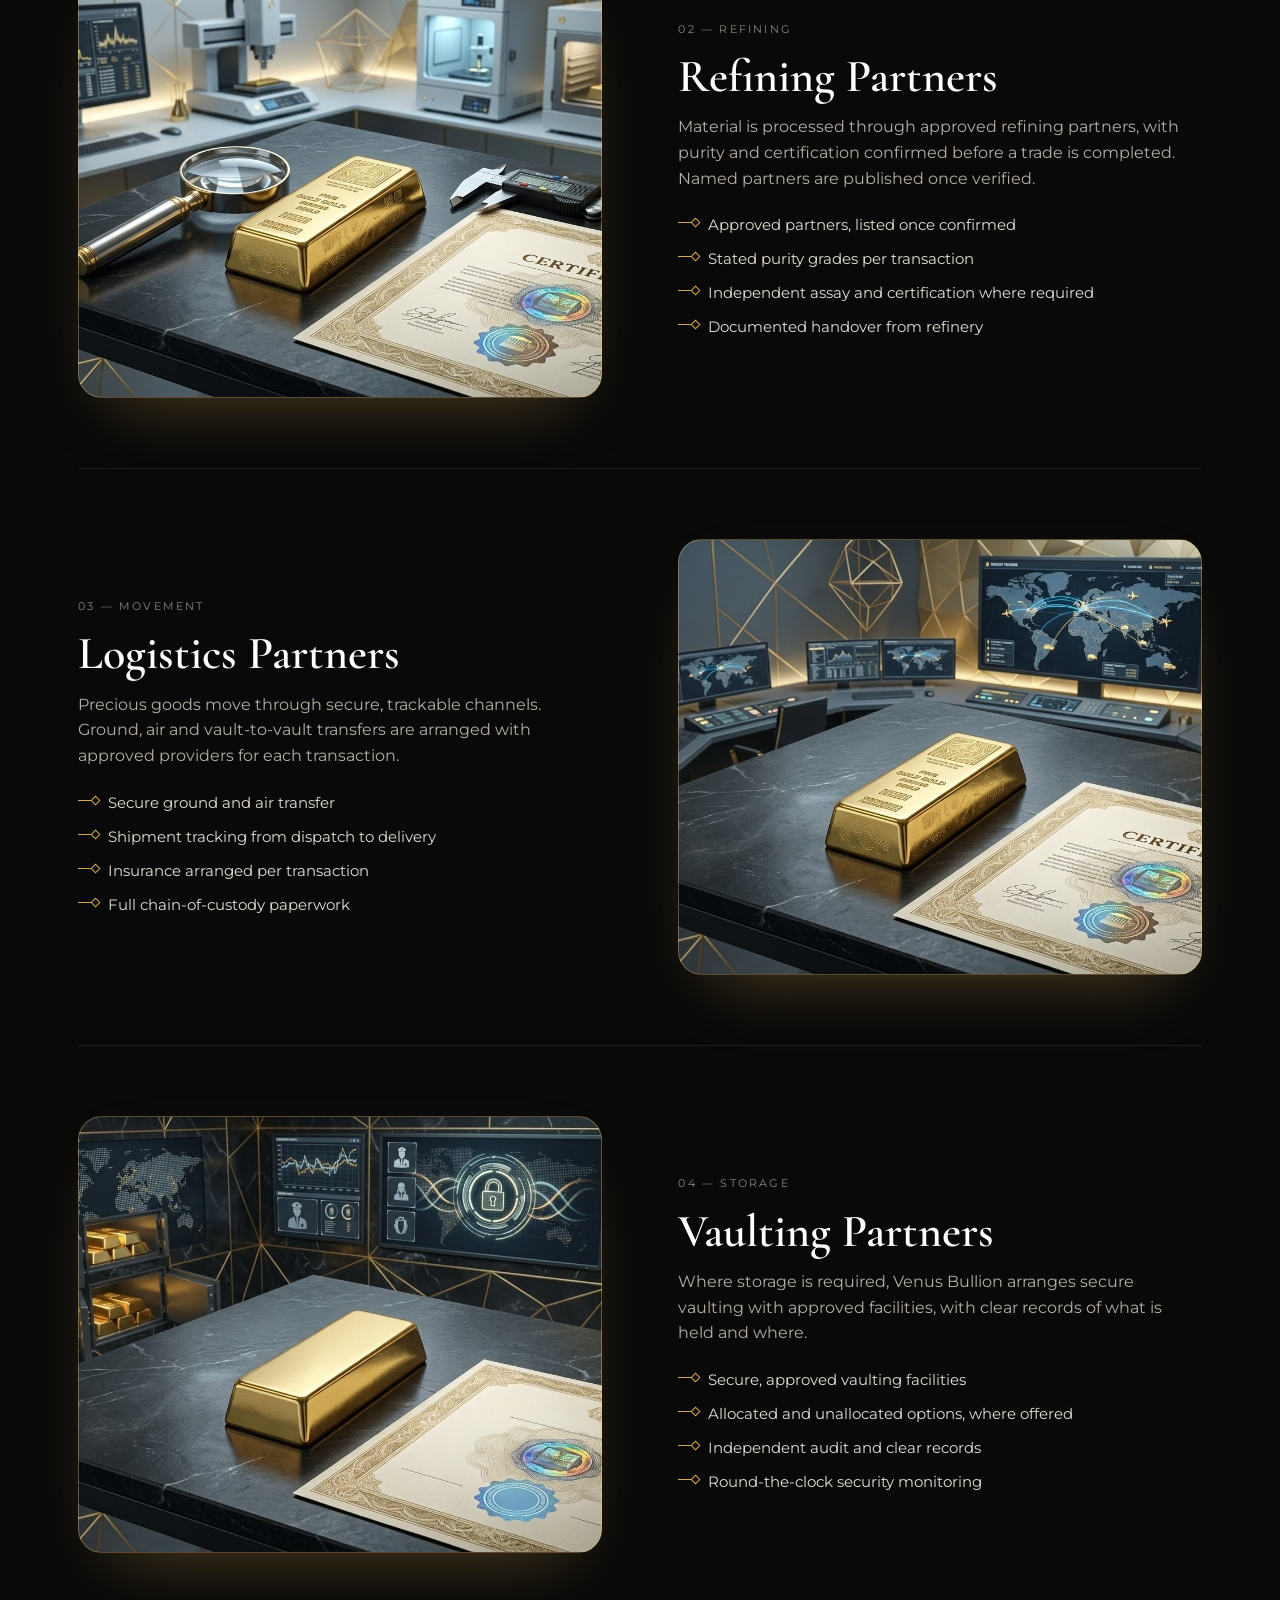
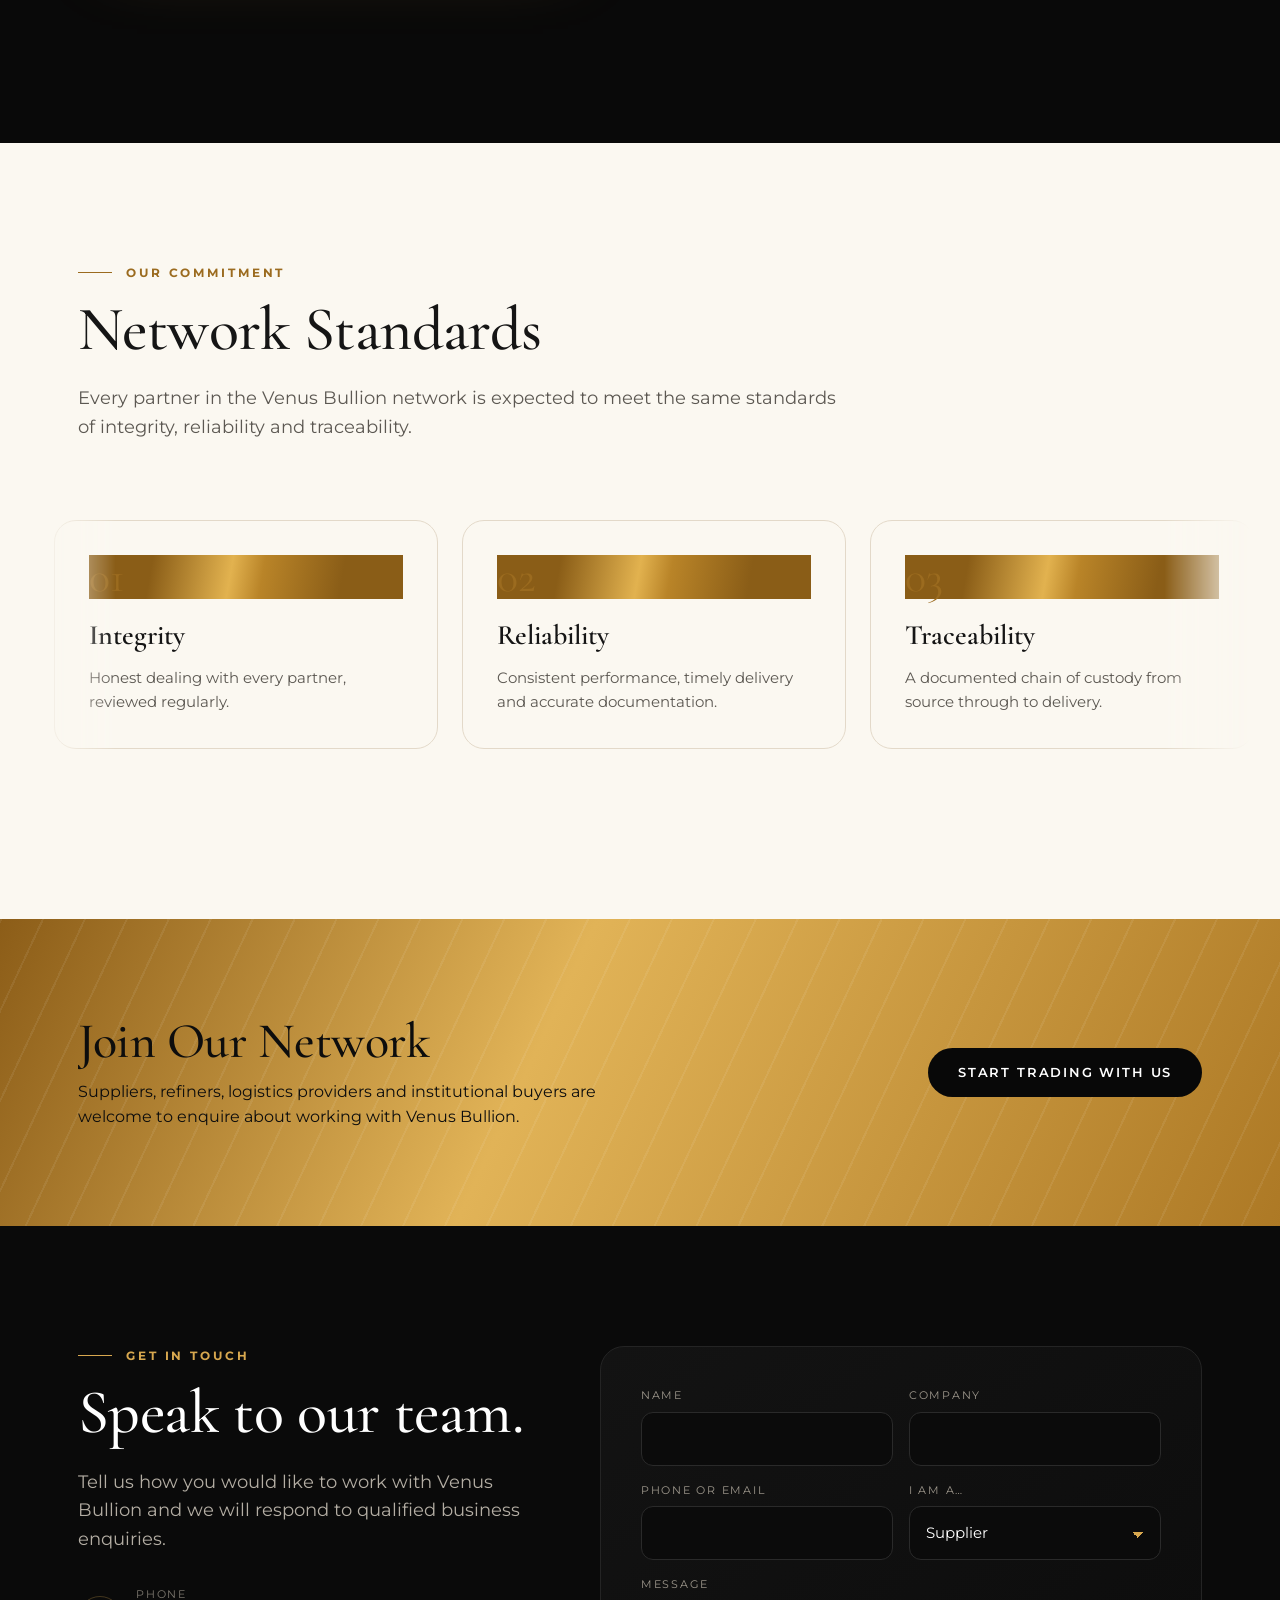
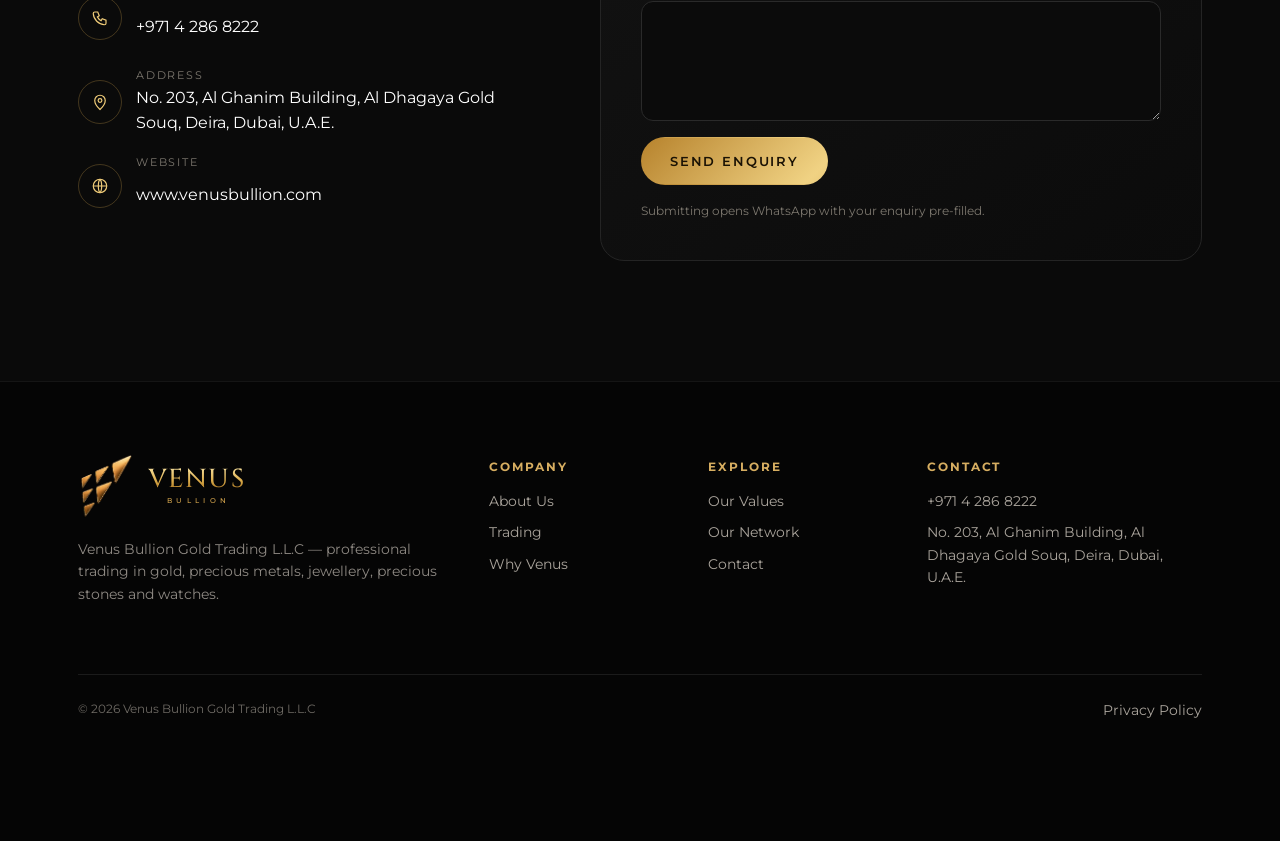
<file: network.html>
<!doctype html>
<html lang="en">
<head>
<meta charset="utf-8">
<meta name="viewport" content="width=device-width,initial-scale=1,viewport-fit=cover">
<title>Our Network: Gold Suppliers, Refining, Logistics &amp; Vaulting | Venus Bullion Dubai</title>
<meta name="description" content="The Venus Bullion network in Dubai: verified gold suppliers, approved refining, secure logistics and vaulting partners, held to clear integrity, reliability and traceability standards.">
<meta name="theme-color" content="#070707">
<link rel="canonical" href="https://www.venusbullion.com/network.html">
<meta name="keywords" content="gold suppliers, gold refining partners, bullion logistics, secure vaulting gold, gold supply chain Dubai, responsible gold sourcing, gold traceability, chain of custody precious metals, bullion network Dubai, Venus Bullion">
<meta name="author" content="Venus Bullion Gold Trading L.L.C">
<meta name="robots" content="index,follow,max-image-preview:large">
<meta name="geo.region" content="AE-DU"><meta name="geo.placename" content="Deira, Dubai, United Arab Emirates">
<meta property="og:site_name" content="Venus Bullion Gold Trading L.L.C">
<meta property="og:locale" content="en_AE"><meta property="og:locale:alternate" content="fr_FR"><meta property="og:locale:alternate" content="ar_AE">
<meta property="og:title" content="Our Network: Gold Suppliers, Refining, Logistics &amp; Vaulting | Venus Bullion Dubai">
<meta property="og:description" content="The Venus Bullion network in Dubai: verified gold suppliers, approved refining, secure logistics and vaulting partners, held to clear integrity, reliability and traceability standards.">
<meta property="og:type" content="website">
<meta property="og:url" content="https://www.venusbullion.com/network.html">
<meta property="og:image" content="https://www.venusbullion.com/assets/img/network-poster.jpg">
<meta name="twitter:card" content="summary_large_image">
<meta name="twitter:title" content="Our Network: Gold Suppliers, Refining, Logistics &amp; Vaulting | Venus Bullion Dubai">
<meta name="twitter:description" content="The Venus Bullion network in Dubai: verified gold suppliers, approved refining, secure logistics and vaulting partners, held to clear integrity, reliability and traceability standards.">
<meta name="twitter:image" content="https://www.venusbullion.com/assets/img/network-poster.jpg">
<link rel="icon" type="image/png" href="assets/logo/favicon.png">
<link rel="preconnect" href="https://fonts.googleapis.com">
<link rel="preconnect" href="https://fonts.gstatic.com" crossorigin>
<link href="https://fonts.googleapis.com/css2?family=Cinzel:wght@400;500;600&family=Cormorant+Garamond:wght@500;600;700&family=Montserrat:wght@400;500;600;700&family=Amiri:wght@400;700&family=Cairo:wght@400;500;600;700&display=swap" rel="stylesheet">
<script>document.documentElement.classList.add('js','no-splash');try{var l=localStorage.getItem('vb-lang');if(l==='fr'||l==='ar'){document.documentElement.lang=l;document.documentElement.dir=l==='ar'?'rtl':'ltr';}}catch(e){}</script>
<link rel="stylesheet" href="css/main.css">
<script type="application/ld+json">
{
 "@context": "https://schema.org",
 "@type": "WebPage",
 "name": "Our Network: Gold Suppliers, Refining, Logistics & Vaulting | Venus Bullion Dubai",
 "url": "https://www.venusbullion.com/network.html",
 "description": "The Venus Bullion network in Dubai: verified gold suppliers, approved refining, secure logistics and vaulting partners, held to clear integrity, reliability and traceability standards.",
 "isPartOf": {
  "@id": "https://www.venusbullion.com/#site"
 },
 "about": {
  "@id": "https://www.venusbullion.com/#org"
 },
 "breadcrumb": {
  "@type": "BreadcrumbList",
  "itemListElement": [
   {
    "@type": "ListItem",
    "position": 1,
    "name": "Home",
    "item": "https://www.venusbullion.com/"
   },
   {
    "@type": "ListItem",
    "position": 2,
    "name": "Our Network",
    "item": "https://www.venusbullion.com/network.html"
   }
  ]
 }
}
</script>
</head>
<body>
<a class="skip-link" href="#top">Skip to content</a>

<header class="site-header" id="header">
  <div class="wrap nav">
    <a class="brand" href="index.html" aria-label="Venus Bullion — home">
      <img id="h-mark" src="assets/logo/mark.png" alt="">
      <span class="word" id="h-word"><span class="w-main"><i>V</i><i>E</i><i>N</i><i>U</i><i>S</i></span><span class="w-sub">BULLION</span></span>
    </a>
    <button class="burger" id="burger" type="button" aria-label="Menu" aria-expanded="false" aria-controls="menu"><span></span><span></span><span></span></button>
    <nav class="menu" id="menu" aria-label="Primary">
      <a href="index.html#about">About</a>
      <a href="index.html#trading">Trading</a>
      <a href="index.html#values">Our Values</a>
      <a href="index.html#why">Why Venus</a>
      <a class="active" href="network.html" aria-current="page">Our Network</a>
      <a class="btn fill sm" href="#contact">Contact Us</a>
    </nav>
  </div>
</header>

<main id="top">
<!-- PAGE HERO — background video: assets/video/network-hero.mp4 (desktop) / network-hero-mobile.mp4 (phones) -->
<section class="page-hero">
  <div class="hero-media">
    <video class="hero-video" id="netVideo" muted loop playsinline preload="metadata" poster="assets/img/network-poster.jpg"
           data-src="assets/video/network-hero.mp4" data-src-mobile="assets/video/network-hero-mobile.mp4" data-poster-mobile="assets/img/network-poster-mobile.jpg" aria-hidden="true"></video>
  </div>
  <div class="hero-overlay"></div>
  <div class="wrap">
    <div class="eyebrow">Venus Bullion</div>
    <h1 class="gold-text">Our Network</h1>
    <p>A connected ecosystem of verified suppliers, approved refining partners and secure logistics — built around documentation and trust.</p>
  </div>
</section>

<div class="ticker rev" aria-hidden="true"><div class="ticker-track"><span>Raw Gold</span><span class="d">◆</span><span>Precious Metals</span><span class="d">◆</span><span>Gold &amp; Silver Jewellery</span><span class="d">◆</span><span>Diamonds &amp; Pearls</span><span class="d">◆</span><span>Watches &amp; Clocks</span><span class="d">◆</span><span>Trusted Trade</span><span class="d">◆</span><span>Raw Gold</span><span class="d">◆</span><span>Precious Metals</span><span class="d">◆</span><span>Gold &amp; Silver Jewellery</span><span class="d">◆</span><span>Diamonds &amp; Pearls</span><span class="d">◆</span><span>Watches &amp; Clocks</span><span class="d">◆</span><span>Trusted Trade</span><span class="d">◆</span></div></div>

<!-- PARTNER CATEGORIES -->
<section class="network" style="padding-top:clamp(40px,6vw,70px)">
  <div class="bg-word" data-speed="-.12" style="top:8%" aria-hidden="true"><span>PARTNERS</span></div>
  <div class="wrap">
    <!-- NOTE: wording is deliberately neutral. Add named refineries, accreditations (e.g. LBMA / EBMC) or insurers
         only after Venus Bullion can verify them. Photo slots: assets/img/net-suppliers.jpg, net-refining.jpg, net-logistics.jpg, net-vaulting.jpg -->
    <article class="partner">
      <div class="rv left">
        <small class="k">01 — Sourcing</small>
        <h3>Global Suppliers</h3>
        <p>Venus Bullion works with commercial counterparties who can evidence where their material comes from. Every relationship starts with documentation, not just price.</p>
        <ul class="feat"><li>Source-of-origin documentation requested</li><li>Responsible-sourcing expectations for every supplier</li><li>Periodic review of counterparties</li><li>Multi-market sourcing relationships</li></ul>
      </div>
      <div class="partner-media ph tilt rv right" data-label="Photo · suppliers" data-img="assets/img/net-suppliers.jpg" style="--bpos:50% 42%"></div>
    </article>

    <article class="partner">
      <div class="rv left">
        <small class="k">02 — Refining</small>
        <h3>Refining Partners</h3>
        <p>Material is processed through approved refining partners, with purity and certification confirmed before a trade is completed. Named partners are published once verified.</p>
        <ul class="feat"><li>Approved partners, listed once confirmed</li><li>Stated purity grades per transaction</li><li>Independent assay and certification where required</li><li>Documented handover from refinery</li></ul>
      </div>
      <div class="partner-media ph tilt rv right" data-label="Photo · refining" data-img="assets/img/net-refining.jpg" style="--bpos:50% 55%"></div>
    </article>

    <article class="partner">
      <div class="rv left">
        <small class="k">03 — Movement</small>
        <h3>Logistics Partners</h3>
        <p>Precious goods move through secure, trackable channels. Ground, air and vault-to-vault transfers are arranged with approved providers for each transaction.</p>
        <ul class="feat"><li>Secure ground and air transfer</li><li>Shipment tracking from dispatch to delivery</li><li>Insurance arranged per transaction</li><li>Full chain-of-custody paperwork</li></ul>
      </div>
      <div class="partner-media ph tilt rv right" data-label="Photo · logistics" data-img="assets/img/net-logistics.jpg" style="--bpos:50% 50%"></div>
    </article>

    <article class="partner">
      <div class="rv left">
        <small class="k">04 — Storage</small>
        <h3>Vaulting Partners</h3>
        <p>Where storage is required, Venus Bullion arranges secure vaulting with approved facilities, with clear records of what is held and where.</p>
        <ul class="feat"><li>Secure, approved vaulting facilities</li><li>Allocated and unallocated options, where offered</li><li>Independent audit and clear records</li><li>Round-the-clock security monitoring</li></ul>
      </div>
      <div class="partner-media ph tilt rv right" data-label="Photo · vaulting" data-img="assets/img/net-vaulting.jpg" style="--bpos:50% 55%"></div>
    </article>
  </div>
</section>

<!-- NETWORK STANDARDS -->
<section class="light">
  <div class="wrap">
    <div class="eyebrow rv">Our Commitment</div>
    <h2 class="rv">Network Standards</h2>
    <p class="intro rv">Every partner in the Venus Bullion network is expected to meet the same standards of integrity, reliability and traceability.</p>
    <div class="std-grid">
      <div class="std rv"><div class="n">01</div><h3>Integrity</h3><p>Honest dealing with every partner, reviewed regularly.</p></div>
      <div class="std rv" style="--d:.1s"><div class="n">02</div><h3>Reliability</h3><p>Consistent performance, timely delivery and accurate documentation.</p></div>
      <div class="std rv" style="--d:.2s"><div class="n">03</div><h3>Traceability</h3><p>A documented chain of custody from source through to delivery.</p></div>
    </div>
  </div>
</section>

<!-- JOIN CTA -->
<section class="cta">
  <div class="wrap cta-grid">
    <div class="rv"><h2>Join Our Network</h2><p style="margin:12px 0 0;max-width:560px">Suppliers, refiners, logistics providers and institutional buyers are welcome to enquire about working with Venus Bullion.</p></div>
    <a href="#contact" class="btn rv">Start Trading With Us</a>
  </div>
</section>

<section id="contact" class="contact">
  <div class="wrap contact-grid">
    <div class="rv left">
      <div class="eyebrow">Get in Touch</div>
      <h2>Speak to our team.</h2>
      <p class="intro">Tell us how you would like to work with Venus Bullion and we will respond to qualified business enquiries.</p>
      <ul class="c-list">
        <li><span class="c-ico"><svg width="18" height="18" viewBox="0 0 24 24" fill="none" stroke="currentColor" stroke-width="1.6"><path d="M5 4h4l2 5-2.5 1.5a11 11 0 0 0 5 5L15 13l5 2v4a2 2 0 0 1-2 2A16 16 0 0 1 3 6a2 2 0 0 1 2-2z"/></svg></span><div><small>Phone</small><a href="tel:+97142868222">+971 4 286 8222</a></div></li>
        <li data-email hidden><span class="c-ico"><svg width="18" height="18" viewBox="0 0 24 24" fill="none" stroke="currentColor" stroke-width="1.6"><rect x="3" y="5" width="18" height="14" rx="2"/><path d="m3 7 9 6 9-6"/></svg></span><div><small>Email</small><a href="#"></a></div></li>
        <li><span class="c-ico"><svg width="18" height="18" viewBox="0 0 24 24" fill="none" stroke="currentColor" stroke-width="1.6"><path d="M12 22s7-6.5 7-12a7 7 0 0 0-14 0c0 5.5 7 12 7 12z"/><circle cx="12" cy="10" r="2.5"/></svg></span><div><small>Address</small>No. 203, Al Ghanim Building, Al Dhagaya Gold Souq, Deira, Dubai, U.A.E.</div></li>
        <li><span class="c-ico"><svg width="18" height="18" viewBox="0 0 24 24" fill="none" stroke="currentColor" stroke-width="1.6"><circle cx="12" cy="12" r="9"/><path d="M3 12h18M12 3c3 3 3 15 0 18M12 3c-3 3-3 15 0 18"/></svg></span><div><small>Website</small><a href="https://www.venusbullion.com" rel="noopener">www.venusbullion.com</a></div></li>
      </ul>
    </div>
    <form class="card-form rv right" id="contactForm" novalidate>
      <div class="fld"><label for="f-name">Name</label><input id="f-name" name="name" autocomplete="name" required></div>
      <div class="fld"><label for="f-company">Company</label><input id="f-company" name="company" autocomplete="organization"></div>
      <div class="fld"><label for="f-contact">Phone or email</label><input id="f-contact" name="contact" autocomplete="tel" required></div>
      <div class="fld"><label for="f-interest">I am a…</label>
        <select id="f-interest" name="interest"><option>Supplier</option><option>Refiner</option><option>Logistics / vaulting provider</option><option>Institutional buyer</option><option value="Other">Other</option></select></div>
      <div class="fld full other-fld" id="otherFld" hidden><label for="f-other">Please specify</label><input id="f-other" name="other" maxlength="120" placeholder="Tell us what you have in mind…" aria-describedby="otherErr"><span class="err" id="otherErr" role="alert"></span></div>
      <div class="fld full"><label for="f-msg">Message</label><textarea id="f-msg" name="message"></textarea></div>
      <input class="hp" name="_gotcha" tabindex="-1" autocomplete="off" aria-hidden="true">
      <div style="grid-column:1/-1"><button class="btn fill" type="submit">Send Enquiry</button></div>
      <p class="form-note">Submitting opens WhatsApp with your enquiry pre-filled.</p>
    </form>
  </div>
</section>
</main>

<footer>
  <div class="wrap">
    <div class="footer-grid">
      <div>
        <div class="f-brand"><img src="assets/logo/mark.png" alt=""><span class="word"><span class="w-main"><i>V</i><i>E</i><i>N</i><i>U</i><i>S</i></span><span class="w-sub">BULLION</span></span></div>
        <p class="footer-copy">Venus Bullion Gold Trading L.L.C — professional trading in gold, precious metals, jewellery, precious stones and watches.</p>
      </div>
      <div><h4>Company</h4><a href="index.html#about">About Us</a><a href="index.html#trading">Trading</a><a href="index.html#why">Why Venus</a></div>
      <div><h4>Explore</h4><a href="index.html#values">Our Values</a><a href="network.html">Our Network</a><a href="#contact">Contact</a></div>
      <div><h4>Contact</h4><p class="l">+971 4 286 8222</p><p class="l" data-email hidden><a href="#"></a></p><p class="l">No. 203, Al Ghanim Building, Al Dhagaya Gold Souq, Deira, Dubai, U.A.E.</p></div>
    </div>
    <div class="bottom"><span>© <span id="yr">2026</span> Venus Bullion Gold Trading L.L.C</span><span><a href="privacy.html">Privacy Policy</a></span></div>
  </div>
</footer>

<a class="fab" href="https://wa.me/971501263566?text=Hello%20Venus%20Bullion%2C%20I%27d%20like%20to%20make%20an%20enquiry." target="_blank" rel="noopener" aria-label="Chat on WhatsApp"><svg viewBox="0 0 24 24"><path d="M12 2a10 10 0 0 0-8.6 15L2 22l5.2-1.4A10 10 0 1 0 12 2zm5.2 14.2c-.2.6-1.3 1.2-1.8 1.2-.5.1-1 .2-3.3-.7-2.8-1.2-4.6-4-4.7-4.2-.1-.2-1.1-1.5-1.1-2.8s.7-2 1-2.3c.2-.3.5-.3.7-.3h.5c.2 0 .4 0 .6.5l.8 2c.1.2.1.3 0 .5l-.4.6c-.1.1-.3.3-.1.6.2.3.8 1.3 1.7 2.1 1.2 1 2.100 1.300 2.400 1.500.3.1.5.1.6-.1l.9-1.100c.2-.3.4-.2.6-.1l2 .9c.3.1.5.2.5.3.1.2.1.8-.1 1.400z"/></svg></a>
<div class="call-bar"><a class="btn fill" href="tel:+97142868222">Call Now</a><a class="btn" href="#contact">Enquire</a></div>

<script src="js/config.js"></script>
<script src="js/i18n.js"></script>
<script src="js/main.js"></script>
</body>
</html>
</file>
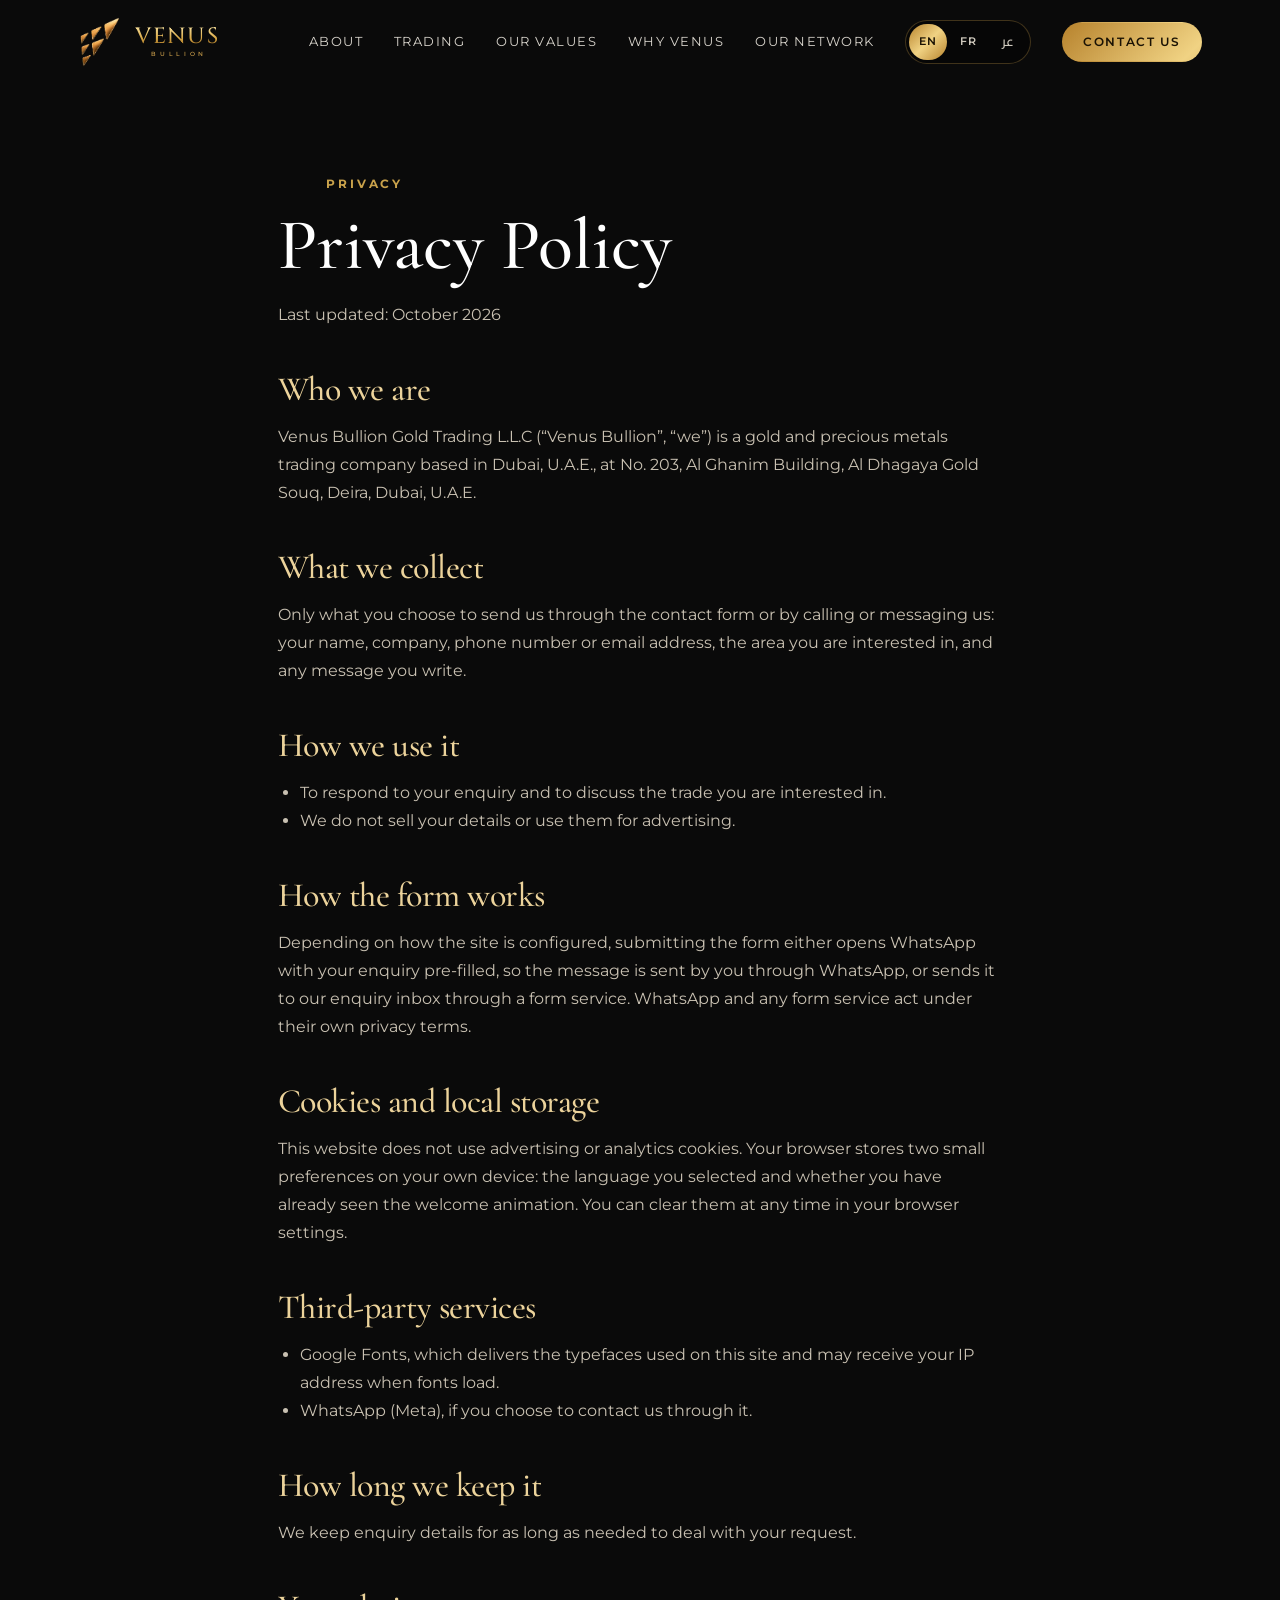
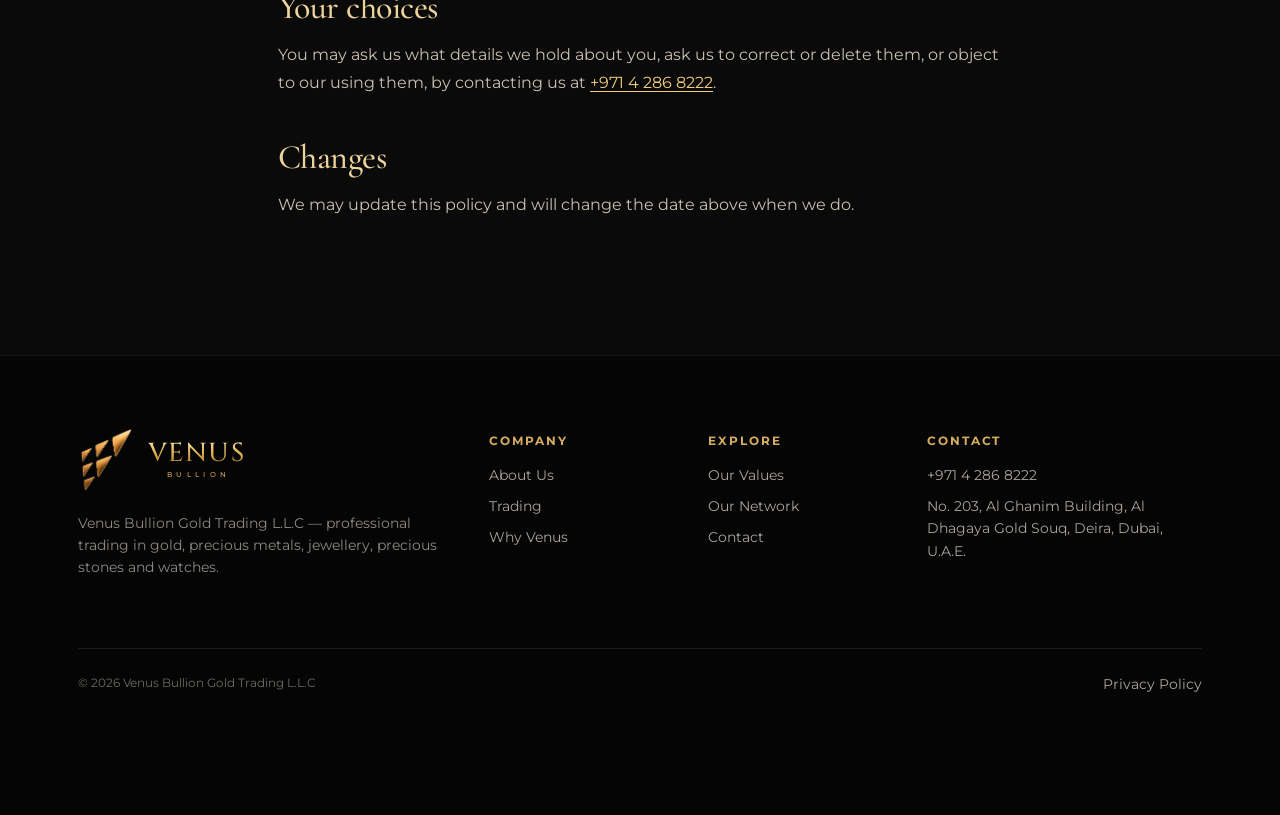
<file: privacy.html>
<!doctype html>
<html lang="en">
<head>
<meta charset="utf-8">
<meta name="viewport" content="width=device-width,initial-scale=1,viewport-fit=cover">
<title>Privacy Policy | Venus Bullion Gold Trading L.L.C</title>
<meta name="description" content="How Venus Bullion Gold Trading L.L.C handles the details you send through its website.">
<meta name="robots" content="index,follow">
<meta name="theme-color" content="#070707">
<link rel="canonical" href="https://www.venusbullion.com/privacy.html">
<link rel="icon" type="image/png" href="assets/logo/favicon.png">
<link rel="preconnect" href="https://fonts.googleapis.com">
<link rel="preconnect" href="https://fonts.gstatic.com" crossorigin>
<link href="https://fonts.googleapis.com/css2?family=Cinzel:wght@400;500;600&family=Cormorant+Garamond:wght@500;600;700&family=Montserrat:wght@400;500;600;700&family=Amiri:wght@400;700&family=Cairo:wght@400;500;600;700&display=swap" rel="stylesheet">
<script>document.documentElement.classList.add('js','no-splash');try{var l=localStorage.getItem('vb-lang');if(l==='fr'||l==='ar'){document.documentElement.lang=l;document.documentElement.dir=l==='ar'?'rtl':'ltr';}}catch(e){}</script>
<link rel="stylesheet" href="css/main.css">
</head>
<body>
<a class="skip-link" href="#top">Skip to content</a>
<header class="site-header" id="header">
  <div class="wrap nav">
    <a class="brand" href="index.html" aria-label="Venus Bullion — home">
      <img id="h-mark" src="assets/logo/mark.png" alt="">
      <span class="word" id="h-word"><span class="w-main"><i>V</i><i>E</i><i>N</i><i>U</i><i>S</i></span><span class="w-sub">BULLION</span></span>
    </a>
    <button class="burger" id="burger" type="button" aria-label="Menu" aria-expanded="false" aria-controls="menu"><span></span><span></span><span></span></button>
    <nav class="menu" id="menu" aria-label="Primary">
      <a href="index.html#about">About</a>
      <a href="index.html#trading">Trading</a>
      <a href="index.html#values">Our Values</a>
      <a href="index.html#why">Why Venus</a>
      <a href="network.html">Our Network</a>
      <a class="btn fill sm" href="#contact">Contact Us</a>
    </nav>
  </div>
</header>
<main id="top">
<section class="process" style="padding-top:calc(var(--hdr) + 90px)">
  <div class="wrap doc">
    <div class="eyebrow">Privacy</div>
    <h1 style="font-family:var(--serif);font-weight:500;font-size:clamp(40px,6vw,72px);line-height:1.02;margin-bottom:18px">Privacy Policy</h1>
    <p>Last updated: <span id="updated">October 2026</span></p>
    <h2>Who we are</h2>
    <p>Venus Bullion Gold Trading L.L.C (“Venus Bullion”, “we”) is a gold and precious metals trading company based in Dubai, U.A.E., at No. 203, Al Ghanim Building, Al Dhagaya Gold Souq, Deira, Dubai, U.A.E.</p>
    <h2>What we collect</h2>
    <p>Only what you choose to send us through the contact form or by calling or messaging us: your name, company, phone number or email address, the area you are interested in, and any message you write.</p>
    <h2>How we use it</h2>
    <ul>
      <li>To respond to your enquiry and to discuss the trade you are interested in.</li>
      <li>We do not sell your details or use them for advertising.</li>
    </ul>
    <h2>How the form works</h2>
    <p>Depending on how the site is configured, submitting the form either opens WhatsApp with your enquiry pre-filled, so the message is sent by you through WhatsApp, or sends it to our enquiry inbox through a form service. WhatsApp and any form service act under their own privacy terms.</p>
    <h2>Cookies and local storage</h2>
    <p>This website does not use advertising or analytics cookies. Your browser stores two small preferences on your own device: the language you selected and whether you have already seen the welcome animation. You can clear them at any time in your browser settings.</p>
    <h2>Third-party services</h2>
    <ul>
      <li>Google Fonts, which delivers the typefaces used on this site and may receive your IP address when fonts load.</li>
      <li>WhatsApp (Meta), if you choose to contact us through it.</li>
    </ul>
    <h2>How long we keep it</h2>
    <p>We keep enquiry details for as long as needed to deal with your request.</p>
    <h2>Your choices</h2>
    <p>You may ask us what details we hold about you, ask us to correct or delete them, or object to our using them, by contacting us at <a href="tel:+97142868222">+971 4 286 8222</a>.</p>
    <h2>Changes</h2>
    <p>We may update this policy and will change the date above when we do.</p>
  </div>
</section>
</main>
<footer>
  <div class="wrap">
    <div class="footer-grid">
      <div>
        <div class="f-brand"><img src="assets/logo/mark.png" alt=""><span class="word"><span class="w-main"><i>V</i><i>E</i><i>N</i><i>U</i><i>S</i></span><span class="w-sub">BULLION</span></span></div>
        <p class="footer-copy">Venus Bullion Gold Trading L.L.C — professional trading in gold, precious metals, jewellery, precious stones and watches.</p>
      </div>
      <div><h4>Company</h4><a href="index.html#about">About Us</a><a href="index.html#trading">Trading</a><a href="index.html#why">Why Venus</a></div>
      <div><h4>Explore</h4><a href="index.html#values">Our Values</a><a href="network.html">Our Network</a><a href="#contact">Contact</a></div>
      <div><h4>Contact</h4><p class="l">+971 4 286 8222</p><p class="l" data-email hidden><a href="#"></a></p><p class="l">No. 203, Al Ghanim Building, Al Dhagaya Gold Souq, Deira, Dubai, U.A.E.</p></div>
    </div>
    <div class="bottom"><span>© <span id="yr">2026</span> Venus Bullion Gold Trading L.L.C</span><span><a href="privacy.html">Privacy Policy</a></span></div>
  </div>
</footer>

<script src="js/config.js"></script>
<script src="js/i18n.js"></script>
<script src="js/main.js"></script>
</body>
</html>
</file>
<file: css/main.css>
/* ==========================================================================
   Venus Bullion — main stylesheet
   ========================================================================== */
:root{
  --black:#070707; --black2:#0e0e0e; --black3:#141414; --cream:#f4efe6; --paper:#fbf8f1;
  --gold:#d8a84f; --gold2:#f0cc79; --gold-dk:#9b6b1f; --muted:#aaa59d; --line:rgba(216,168,79,.28);
  --gold-grad:linear-gradient(135deg,#b7832d,#f0d283 50%,#b7832d);
  --serif:"Cormorant Garamond",Georgia,serif; --display:"Cinzel",Georgia,serif;
  --sans:"Montserrat",Inter,system-ui,-apple-system,"Segoe UI",sans-serif;
  --hdr:84px; --ease:cubic-bezier(.2,.8,.2,1);
}
*,*::before,*::after{box-sizing:border-box}
html{scroll-behavior:smooth;-webkit-text-size-adjust:100%}
body{margin:0;font-family:var(--sans);background:var(--black);color:#fff;line-height:1.6;overflow-x:hidden;-webkit-font-smoothing:antialiased}
img,video,canvas,svg{max-width:100%;display:block}
a{color:inherit;text-decoration:none}
h1,h2,h3,h4{margin:0}
:focus-visible{outline:2px solid var(--gold2);outline-offset:3px}
.wrap{max-width:1220px;margin-inline:auto;padding-inline:clamp(20px,4vw,48px)}
.sr{position:absolute;width:1px;height:1px;overflow:hidden;clip:rect(0 0 0 0)}
section{padding:clamp(72px,10vw,120px) 0;position:relative}
section[id]{scroll-margin-top:50px}
main,section,footer{overflow-x:clip}

/* ---------- Buttons ---------- */
.btn{display:inline-flex;align-items:center;justify-content:center;gap:10px;min-height:48px;border:1px solid var(--gold);padding:14px 28px;border-radius:999px;font:600 13px/1 var(--sans);letter-spacing:.14em;text-transform:uppercase;cursor:pointer;color:#fff;background:transparent;transition:transform .3s var(--ease),box-shadow .3s,background .3s,color .3s}
.btn:hover{transform:translateY(-2px);box-shadow:0 10px 30px rgba(216,168,79,.25)}
.btn.fill{background:var(--gold-grad);background-size:200% 100%;border-color:transparent;color:#1a1204;position:relative;overflow:hidden}
.btn.fill::after{content:"";position:absolute;inset:0;background:linear-gradient(110deg,transparent 35%,rgba(255,255,255,.55) 50%,transparent 65%);transform:translateX(-120%);transition:transform .8s var(--ease)}
.btn.fill:hover::after{transform:translateX(120%)}
.btn.dark{background:#0e0e0e;border-color:#2c2c2c}
.btn.sm{min-height:40px;padding:11px 20px;font-size:12px}

/* ---------- Typography ---------- */
.eyebrow{font-size:12px;text-transform:uppercase;letter-spacing:.24em;color:var(--gold);font-weight:700;margin-bottom:16px;display:flex;align-items:center;gap:14px}
.eyebrow::before{content:"";width:34px;height:1px;background:currentColor}
.light .eyebrow,.cream .eyebrow{color:var(--gold-dk)}
h2{font-family:var(--serif);font-weight:500;font-size:clamp(36px,5.2vw,62px);line-height:1.04;letter-spacing:-.01em;margin-bottom:22px}
h3{font-family:var(--serif);font-weight:600}
.intro{font-size:clamp(16px,1.5vw,18px);color:#b4aea4;max-width:760px}
.light{background:var(--paper);color:#151515}.light .intro{color:#5c5852}
.cream{background:var(--cream);color:#111}.cream .intro{color:#5c5852}
.gold-text{background:var(--gold-grad);-webkit-background-clip:text;background-clip:text;color:transparent}

/* ---------- Wordmark (shared by splash + header) ---------- */
.word{display:inline-flex;flex-direction:column;align-items:center;font-family:var(--display);line-height:1}
.w-main{display:flex;font-size:1em;letter-spacing:.06em;font-weight:500}
.w-main i{font-style:normal;display:inline-block;background:linear-gradient(180deg,#f8e2a0 0%,#d9a947 55%,#8e5d17 100%);-webkit-background-clip:text;background-clip:text;color:transparent}
.w-sub{font-size:.27em;letter-spacing:.62em;padding-left:.62em;margin-top:.55em;color:#d8a84f;font-family:var(--sans);font-weight:500}

/* ---------- Splash ---------- */
#splash{display:none}
.js #splash{display:grid;position:fixed;inset:0;z-index:200;background:#000;place-items:center;cursor:pointer}
.js.no-splash #splash{display:none}
.s-stack{display:flex;flex-direction:column;align-items:center;gap:clamp(16px,3.4vmin,30px)}
.s-mark{position:relative;width:clamp(120px,27vmin,240px);aspect-ratio:460/530}
.s-mark .shard{position:absolute;inset:0;background:url(../assets/logo/mark.png) center/100% 100% no-repeat;clip-path:polygon(var(--p));transform-origin:var(--o);opacity:0;animation:shardIn 1.1s var(--ease) forwards;animation-delay:calc(var(--i)*.13s + .35s)}
@keyframes shardIn{0%{opacity:0;transform:translate(var(--x),var(--y)) rotate(var(--r)) scale(.3);filter:brightness(2.4) blur(4px)}60%{opacity:1}100%{opacity:1;transform:none;filter:none}}
.s-glow{position:absolute;inset:-30%;background:radial-gradient(circle,rgba(216,168,79,.28),transparent 60%);opacity:0;animation:glow 1.6s 1.2s ease-out forwards;pointer-events:none}
@keyframes glow{0%{opacity:0;transform:scale(.6)}50%{opacity:1}100%{opacity:.55;transform:scale(1)}}
.s-sweep{position:absolute;inset:0;background:linear-gradient(115deg,transparent 42%,rgba(255,244,214,.95) 50%,transparent 58%);background-size:260% 100%;background-position:130% 0;mix-blend-mode:overlay;animation:sweep 1.1s 1.6s ease-in-out forwards;pointer-events:none}
@keyframes sweep{to{background-position:-30% 0}}
.s-word{font-size:clamp(34px,8.6vmin,70px)}
.s-word i{opacity:0;transform:translateY(14px);filter:blur(6px);animation:letterIn .8s var(--ease) forwards;animation-delay:calc(2s + var(--d)*.09s)}
.s-word .w-sub{opacity:0;animation:fadeIn .9s 2.6s ease forwards}
@keyframes letterIn{to{opacity:1;transform:none;filter:none}}
@keyframes fadeIn{to{opacity:1}}
.s-skip{position:absolute;bottom:28px;right:28px;font-size:11px;letter-spacing:.2em;text-transform:uppercase;color:#6b665e;background:none;border:0;cursor:pointer;font-family:var(--sans)}
.s-skip:hover{color:var(--gold2)}

/* ---------- Header ---------- */
.site-header{position:fixed;inset:0 0 auto 0;z-index:100;height:var(--hdr);transition:height .4s var(--ease),background .4s,backdrop-filter .4s,border-color .4s;border-bottom:1px solid transparent}
.site-header.solid{--hdr:68px;background:rgba(7,7,7,.82);backdrop-filter:blur(14px);-webkit-backdrop-filter:blur(14px);border-color:rgba(216,168,79,.18)}
.nav{height:100%;display:flex;align-items:center;justify-content:space-between;gap:24px}
.brand{display:flex;align-items:center;gap:14px}
.brand img{height:calc(var(--hdr) - 34px);width:auto;aspect-ratio:460/530;transition:height .4s var(--ease)}
.brand .word{font-size:22px}
.js .brand{visibility:hidden}
.js.brand-on .brand,.js.no-splash .brand{visibility:visible}
.menu{display:flex;gap:clamp(18px,2.4vw,34px);align-items:center;font-size:12.5px;letter-spacing:.12em;text-transform:uppercase;color:#d8d4cc}
.menu a:not(.btn){position:relative;padding:6px 0}
.menu a:not(.btn)::after{content:"";position:absolute;left:0;bottom:0;height:1px;width:100%;background:var(--gold2);transform:scaleX(0);transform-origin:left;transition:transform .4s var(--ease)}
.menu a:not(.btn):hover,.menu a.active{color:var(--gold2)}
.menu a:not(.btn):hover::after,.menu a.active::after{transform:scaleX(1)}
.burger{display:none;width:46px;height:46px;border:1px solid var(--line);border-radius:50%;background:rgba(0,0,0,.4);cursor:pointer;position:relative;z-index:130}
.burger span{position:absolute;left:13px;right:13px;height:1.5px;background:var(--gold2);transition:transform .35s var(--ease),opacity .2s}
.burger span:nth-child(1){top:17px}.burger span:nth-child(2){top:22px}.burger span:nth-child(3){top:27px}
.menu-open .burger span:nth-child(1){transform:translateY(5px) rotate(45deg)}
.menu-open .burger span:nth-child(2){opacity:0}
.menu-open .burger span:nth-child(3){transform:translateY(-5px) rotate(-45deg)}

/* ---------- Hero ---------- */
.hero{min-height:100svh;padding:calc(var(--hdr) + 40px) 0 90px;display:flex;align-items:center;justify-content:center;text-align:center;overflow:hidden;isolation:isolate;
  background:radial-gradient(ellipse 80% 55% at 50% 100%,rgba(216,168,79,.22),transparent 65%),radial-gradient(ellipse 50% 40% at 80% 20%,rgba(150,70,30,.18),transparent 70%),linear-gradient(180deg,#0b0908,#050505)}
.hero-media{position:absolute;inset:-6% 0;z-index:-3;will-change:transform}
.hero-img,.hero-video{position:absolute;inset:0;width:100%;height:100%;object-fit:cover}
.has-photo .hero-video{mix-blend-mode:screen}
.hero-overlay{position:absolute;inset:0;z-index:-2;background:linear-gradient(180deg,rgba(0,0,0,.55) 0%,rgba(0,0,0,.2) 35%,rgba(0,0,0,.35) 70%,#070707 100%),radial-gradient(ellipse at center,rgba(0,0,0,.25),rgba(0,0,0,.6))}
.hero-content{max-width:1200px;padding-inline:20px;will-change:transform}
.hero h1{font-family:var(--display);font-weight:500;font-size:clamp(24px,7.4vw,100px);line-height:1;letter-spacing:.05em;white-space:nowrap;background:linear-gradient(180deg,#fbe9b0 0%,#e0b457 48%,#a66f1c 100%);-webkit-background-clip:text;background-clip:text;color:transparent;filter:drop-shadow(0 6px 30px rgba(0,0,0,.6))}
.hero .tag{font-family:var(--serif);font-size:clamp(20px,2.6vw,32px);font-weight:500;color:#f4ecd9;margin:26px auto 40px;max-width:560px;line-height:1.3;text-shadow:0 2px 20px rgba(0,0,0,.7)}
.hero .btn{padding:18px 44px;font-size:14px}
.hero-note{position:absolute;bottom:34px;left:0;right:0;font-size:11px;letter-spacing:.24em;text-transform:uppercase;color:#9d978c}
.scroll-cue{position:absolute;bottom:62px;left:50%;width:1px;height:46px;background:linear-gradient(var(--gold2),transparent);transform:translateX(-50%);animation:cue 2.2s ease-in-out infinite;opacity:.7}
@keyframes cue{0%,100%{transform:translateX(-50%) scaleY(.4);transform-origin:top}50%{transform:translateX(-50%) scaleY(1)}}
/* hero entrance (after splash) */
.js .hero-content>*{opacity:0;transform:translateY(30px);filter:blur(6px)}
.js.ready .hero-content>*,.js.no-splash .hero-content>*{animation:rise 1.1s var(--ease) forwards}
.js.ready .hero-content>:nth-child(2),.js.no-splash .hero-content>:nth-child(2){animation-delay:.15s}
.js.ready .hero-content>:nth-child(3),.js.no-splash .hero-content>:nth-child(3){animation-delay:.3s}
@keyframes rise{to{opacity:1;transform:none;filter:none}}

/* ---------- Credentials ---------- */

/* ---------- About ---------- */

/* ---------- Photo slots (blank until images are supplied) ---------- */
.ph{position:relative;overflow:hidden;background:var(--img,none) center/cover no-repeat,radial-gradient(circle at 30% 20%,rgba(216,168,79,.18),transparent 55%),linear-gradient(145deg,#1a1713,#0c0b0a);}
.ph::after{content:attr(data-label);position:absolute;inset:auto 12px 10px auto;font-size:10px;letter-spacing:.16em;text-transform:uppercase;color:rgba(216,168,79,.45)}
.ph.has-img::after{display:none}

/* ---------- Services ---------- */
.services{background:#090909}
.js .tilt.done{transition:transform .2s ease-out,border-color .4s,box-shadow .4s}
.num{font-size:11px;letter-spacing:.2em;color:#a98338;font-weight:600}

/* ---------- Process ---------- */
.process{background:#0f0f0f}
.process-grid{display:grid;grid-template-columns:.8fr 1.2fr;gap:clamp(40px,7vw,90px)}
.steps{border-top:1px solid #2a2a2a;counter-reset:s}
.step{display:grid;grid-template-columns:78px 1fr;gap:15px;padding:28px 0;border-bottom:1px solid #2a2a2a;position:relative;transition:padding-left .4s var(--ease)}
.step::before{content:"";position:absolute;left:0;bottom:-1px;height:1px;width:0;background:var(--gold);transition:width .8s var(--ease)}
.step.in::before{width:100%}
.step:hover{padding-left:12px}
.step-no{color:var(--gold2);font-family:var(--serif);font-size:30px;font-weight:600;line-height:1}
.step h4{font-size:18px;margin-bottom:6px;font-weight:600}.step p{margin:0;color:#969088;font-size:14.5px}
.sticky{position:sticky;top:110px;align-self:start}

/* ---------- Compliance ---------- */
.why-grid{display:grid;grid-template-columns:1.1fr .9fr;gap:clamp(40px,6vw,70px);align-items:center}
.checks{margin-top:28px;display:grid;gap:12px}
.check{padding:16px 18px 16px 48px;border:1px solid #dfd2be;border-radius:13px;background:#f8f3ea;font-size:14.5px;position:relative}
.check::before{content:"";position:absolute;left:18px;top:50%;width:14px;height:8px;border-left:2px solid var(--gold-dk);border-bottom:2px solid var(--gold-dk);transform:translateY(-70%) rotate(-45deg)}
.shield{min-height:460px;border-radius:26px;background:radial-gradient(circle at 70% 25%,rgba(216,168,79,.16),transparent 50%),linear-gradient(145deg,#141414,#050505);padding:clamp(28px,4vw,48px);display:flex;flex-direction:column;justify-content:flex-end;position:relative;overflow:hidden;color:#fff}
.shield h3{font-size:clamp(30px,3.6vw,42px);margin-bottom:12px}.shield p{color:#aaa59c;margin:0;max-width:470px;font-size:15px}


/* ---------- Network ---------- */
.network{background:#090909}
.network-grid{display:grid;grid-template-columns:1.05fr .95fr;gap:clamp(36px,6vw,70px);align-items:center}
.mapbox{border:1px solid #272727;border-radius:26px;position:relative;overflow:hidden;background:radial-gradient(circle at 50% 50%,rgba(226,177,83,.14),transparent 45%),linear-gradient(180deg,#111,#0a0a0a);aspect-ratio:1/.86}
.mapbox svg{width:100%;height:100%}
.net-line{stroke:url(#lineGrad);stroke-width:1.2;stroke-dasharray:4 6;animation:dash 14s linear infinite}
@keyframes dash{to{stroke-dashoffset:-200}}
.net-ring{fill:none;stroke:rgba(216,168,79,.22);stroke-dasharray:2 8;transform-origin:300px 258px;animation:rot 60s linear infinite}
@keyframes rot{to{transform:rotate(360deg)}}
.net-node circle.core{fill:#f0cc79}.net-node circle.halo{fill:rgba(240,204,121,.14);animation:pulse 3s ease-in-out infinite;transform-box:fill-box;transform-origin:center}
@keyframes pulse{50%{transform:scale(1.7);opacity:.2}}
.net-node text{fill:#d6d0c4;font:600 12px var(--sans);letter-spacing:.14em;text-transform:uppercase}
.hub text{fill:#1a1204;font:700 12px var(--display);letter-spacing:.16em}
.net-list{display:grid;grid-template-columns:1fr 1fr;gap:14px;margin-top:30px}
.net-item{border:1px solid #242424;border-radius:14px;padding:18px;background:#101010;transition:border-color .3s,transform .3s var(--ease)}
.net-item:hover{border-color:var(--gold);transform:translateY(-3px)}
.net-item b{display:block;margin-bottom:3px;font-size:15px}.net-item span{font-size:13px;color:#8f8981}

/* ---------- CTA ---------- */
.cta{padding:clamp(60px,8vw,96px) 0;background:linear-gradient(115deg,#8c5d18,#e1b357 42%,#ad7925);color:#0d0d0d;overflow:hidden;isolation:isolate}
.cta::before{content:"";position:absolute;inset:0;z-index:-1;background:repeating-linear-gradient(115deg,rgba(255,255,255,.07) 0 2px,transparent 2px 38px);animation:slide 30s linear infinite}
@keyframes slide{to{background-position:380px 0}}
.cta-grid{display:flex;align-items:center;justify-content:space-between;gap:30px;flex-wrap:wrap}
.cta h2{font-size:clamp(30px,4.2vw,50px);max-width:760px;margin:0}
.cta .btn{background:#080808;color:#fff;border:none;padding:18px 30px}

/* ---------- Contact ---------- */
.contact{background:#0a0a0a}
.contact-grid{display:grid;grid-template-columns:.85fr 1.15fr;gap:clamp(36px,6vw,80px)}
.c-list{margin:32px 0 0;padding:0;list-style:none;display:grid;gap:18px}
.c-list li{display:grid;grid-template-columns:44px 1fr;gap:14px;align-items:center}
.c-ico{width:44px;height:44px;border-radius:50%;border:1px solid var(--line);display:grid;place-items:center;color:var(--gold2)}
.c-list small{display:block;font-size:11px;letter-spacing:.16em;text-transform:uppercase;color:#7d786f}
.c-list a:hover{color:var(--gold2)}
form.card-form{background:linear-gradient(145deg,#131313,#0b0b0b);border:1px solid #242424;border-radius:24px;padding:clamp(24px,4vw,40px);display:grid;gap:16px;grid-template-columns:1fr 1fr}
.fld{display:grid;gap:7px}.fld.full{grid-column:1/-1}
.fld label{font-size:11px;letter-spacing:.16em;text-transform:uppercase;color:#9d978c}
.fld input,.fld select,.fld textarea{font:inherit;font-size:15px;color:#fff;background:#0b0b0b;border:1px solid #2a2a2a;border-radius:12px;padding:14px 16px;width:100%;transition:border-color .3s,box-shadow .3s}
.fld textarea{min-height:120px;resize:vertical}
.fld input:focus,.fld select:focus,.fld textarea:focus{outline:0;border-color:var(--gold);box-shadow:0 0 0 3px rgba(216,168,79,.15)}
.fld select{appearance:none;background-image:linear-gradient(45deg,transparent 50%,var(--gold) 50%),linear-gradient(135deg,var(--gold) 50%,transparent 50%);background-position:calc(100% - 22px) 55%,calc(100% - 16px) 55%;background-size:6px 6px;background-repeat:no-repeat}
.form-note{grid-column:1/-1;font-size:12px;color:#7d786f;margin:0}

/* ---------- Footer ---------- */
footer{padding:72px 0 120px;background:#050505;border-top:1px solid #151515}
.footer-grid{display:grid;grid-template-columns:1.35fr .65fr .65fr 1fr;gap:40px}
.f-brand{display:flex;align-items:center;gap:14px;margin-bottom:20px}.f-brand img{height:64px;width:auto}.f-brand .word{font-size:26px}
.footer-copy{color:#8e8983;max-width:390px;font-size:14px}
footer h4{font:700 12px var(--sans);letter-spacing:.16em;text-transform:uppercase;color:#d7ae61;margin:5px 0 16px}
footer a,footer p.l{font-size:14px;color:#aaa49c;margin:9px 0;display:block}
footer a:hover{color:var(--gold2)}
.bottom{margin-top:55px;padding-top:24px;border-top:1px solid #1b1b1b;display:flex;justify-content:space-between;color:#6e6a64;font-size:12px;gap:20px;flex-wrap:wrap}

/* ---------- Floating actions ---------- */
.fab{position:fixed;right:20px;bottom:20px;z-index:90;width:58px;height:58px;border-radius:50%;background:#25d366;display:grid;place-items:center;box-shadow:0 10px 30px rgba(0,0,0,.5);transition:transform .3s var(--ease)}
.fab:hover{transform:scale(1.08)}
.fab::before{content:"";position:absolute;inset:0;border-radius:50%;border:2px solid #25d366;animation:ping 2.4s ease-out infinite}
@keyframes ping{to{transform:scale(1.6);opacity:0}}
.fab svg{width:30px;height:30px;fill:#fff}
.call-bar{display:none}

/* ---------- Scroll reveal ---------- */
.js .rv{opacity:0;transform:translateY(34px);transition:opacity 1s var(--ease),transform 1s var(--ease);transition-delay:var(--d,0s)}
.js .rv.in{opacity:1;transform:none}
.js .rv.left{transform:translateX(-40px)}.js .rv.right{transform:translateX(40px)}
.js .rv.left.in,.js .rv.right.in{transform:none}

/* ---------- Network page ---------- */
.page-hero{min-height:72svh;display:flex;align-items:flex-end;padding:calc(var(--hdr) + 80px) 0 80px;overflow:hidden;isolation:isolate;background:radial-gradient(ellipse 70% 60% at 70% 30%,rgba(216,168,79,.2),transparent 65%),linear-gradient(180deg,#0b0908,#050505)}
.page-hero .hero-media{inset:-6% 0}
.page-hero h1{font-family:var(--display);font-weight:500;font-size:clamp(40px,7vw,84px);letter-spacing:.04em;line-height:1.02;margin-bottom:22px}
.page-hero p{max-width:620px;font-family:var(--serif);font-size:clamp(20px,2.4vw,28px);color:#e6dcc4;margin:0;line-height:1.35}
.partner{display:grid;grid-template-columns:1fr 1fr;gap:clamp(30px,6vw,80px);align-items:center;padding:clamp(40px,6vw,70px) 0;border-bottom:1px solid #1d1d1d}
.partner:last-child{border:0}
.partner:nth-child(even) .partner-media{order:-1}
.partner-media{aspect-ratio:4/3;border-radius:24px;border:1px solid #242424}
.partner h3{font-size:clamp(32px,4vw,46px);margin:6px 0 14px;line-height:1.05}
.partner p{color:#b4aea4;margin:0 0 22px}
.feat{list-style:none;margin:0;padding:0;display:grid;gap:10px}
.feat li{padding-left:30px;position:relative;font-size:15px;color:#e4dfd5}
.feat li::before{content:"";position:absolute;left:0;top:9px;width:14px;height:1px;background:var(--gold)}
.feat li::after{content:"";position:absolute;left:0;top:6px;width:7px;height:7px;border:1px solid var(--gold);transform:rotate(45deg);left:14px;top:6px}
.partner small.k{display:block;margin-bottom:14px;font-size:11px;letter-spacing:.2em;text-transform:uppercase;color:#8d877d}
.std-grid{display:grid;grid-template-columns:repeat(3,1fr);gap:20px;margin-top:48px}
.std{background:#fbf8f1;border:1px solid #e3d9c9;border-radius:22px;padding:34px;transition:transform .5s var(--ease),box-shadow .5s}
.std:hover{transform:translateY(-6px);box-shadow:0 28px 50px -28px rgba(80,55,15,.45)}
.std .n{font-family:var(--serif);font-size:44px;color:var(--gold-dk);line-height:1;margin-bottom:14px}
.std h3{font-size:28px;margin-bottom:8px}.std p{margin:0;color:#5c5852;font-size:15px}

/* ---------- Responsive ---------- */
@media(max-width:1000px){
  .burger{display:block}
  .menu{position:fixed;inset:0;z-index:120;flex-direction:column;justify-content:center;gap:26px;font-size:15px;background:radial-gradient(circle at 50% 100%,rgba(216,168,79,.18),transparent 60%),rgba(5,5,5,.97);opacity:0;visibility:hidden;transform:scale(1.04);transition:opacity .4s,transform .5s var(--ease),visibility .4s}
  .menu-open .menu{opacity:1;visibility:visible;transform:none}
  .menu-open{overflow:hidden}
  .about-grid,.process-grid,.why-grid,.network-grid,.contact-grid{grid-template-columns:1fr}
  .sticky{position:static}
  .footer-grid{grid-template-columns:1fr 1fr}
  .partner{grid-template-columns:1fr}.partner:nth-child(even) .partner-media{order:0}
  .std-grid{grid-template-columns:1fr}
}
@media(max-width:700px){
  :root{--hdr:72px}
  .brand .word{font-size:18px}
  .hero{align-items:center;padding-bottom:130px}
  .hero .btn{width:100%;max-width:320px}
  .step{grid-template-columns:54px 1fr}
  .footer-grid{grid-template-columns:1fr}
  footer{padding-bottom:140px}
  .fab{bottom:84px}
  .call-bar{display:flex;position:fixed;left:0;right:0;bottom:0;z-index:89;background:rgba(7,7,7,.94);backdrop-filter:blur(10px);border-top:1px solid var(--line);padding:10px 16px calc(10px + env(safe-area-inset-bottom));gap:10px}
  .call-bar .btn{flex:1;min-height:44px;padding:12px}
  .scroll-cue{display:none}
  .hero-note{bottom:96px;font-size:10px}
}
@media(prefers-reduced-motion:reduce){
  *,*::before,*::after{animation-duration:.001s!important;animation-iteration-count:1!important;transition-duration:.001s!important;scroll-behavior:auto!important}
}

/* fixes */
.page-hero .wrap{width:100%}
@media(max-width:700px){.hero-note{display:none}}
@media(max-width:700px){.hero h1{white-space:normal;font-size:clamp(40px,14vw,60px);line-height:1.05}}

/* ==========================================================================
   Extra motion layer
   ========================================================================== */
/* --- letter-by-letter titles with travelling shine --- */
.split-ch{background:none!important;-webkit-text-fill-color:initial;filter:none!important;animation:none!important;opacity:1!important;transform:none!important}
.split-ch .wd{display:inline-block;white-space:nowrap}
.split-ch .ch{display:inline-block;background:linear-gradient(180deg,#fbe9b0 0%,#e0b457 50%,#a66f1c 100%);-webkit-background-clip:text;background-clip:text;color:transparent;opacity:0;transform:translateY(.5em) rotateX(-80deg);filter:blur(8px);transform-origin:50% 100%}
.js.ready .split-ch .ch,.js.no-splash .split-ch .ch{animation:chIn 1.1s var(--ease) forwards,wave 5s ease-in-out infinite;animation-delay:calc(var(--i)*.07s + .1s),calc(var(--i)*.16s + 2.4s)}
@keyframes chIn{to{opacity:1;transform:none;filter:none}}
@keyframes wave{0%,40%,100%{filter:brightness(1);transform:translateY(0)}20%{filter:brightness(1.6) drop-shadow(0 0 14px rgba(255,220,130,.55));transform:translateY(-5px)}}
.hero h1.split-ch{animation:breathe 9s ease-in-out 3s infinite!important}
@keyframes breathe{50%{letter-spacing:.075em}}
/* tagline words */
.tag .tw{display:inline-block;opacity:0;filter:blur(8px);transform:translateY(14px)}
.js.ready .tag .tw,.js.no-splash .tag .tw{animation:chIn .9s var(--ease) forwards;animation-delay:calc(.9s + var(--i)*.09s)}

/* --- heading words slide up from a mask --- */
.js h2.sp .sw{display:inline-block;overflow:hidden;vertical-align:top;padding-bottom:.14em;margin-bottom:-.14em}
.js h2.sp .sw>span{display:inline-block;transform:translateY(108%) rotate(5deg);transform-origin:0 100%;transition:transform 1.1s var(--ease);transition-delay:calc(var(--i)*.07s)}
.js h2.sp.in .sw>span{transform:none}

/* --- gold shimmer on numbers --- */
@keyframes shimmer{to{background-position:-250% 0}}
.std .n{background-image:linear-gradient(100deg,#8a5d17 20%,#e2b24f 45%,#b98428 55%,#8a5d17 80%)}

/* eyebrow line draws in */
.js .eyebrow::before{transform:scaleX(0);transform-origin:left;transition:transform 1s var(--ease) .2s}
.js .in .eyebrow::before,.js .eyebrow.in::before{transform:scaleX(1)}

/* --- ticker band --- */
.ticker{background:#080808;border-block:1px solid #1a1a1a;overflow:hidden;padding:26px 0;position:relative}
.ticker::before,.ticker::after{content:"";position:absolute;top:0;bottom:0;width:120px;z-index:2;pointer-events:none}
.ticker::before{left:0;background:linear-gradient(90deg,#080808,transparent)}.ticker::after{right:0;background:linear-gradient(270deg,#080808,transparent)}
.ticker-track{display:flex;width:max-content;animation:tick 38s linear infinite}
.ticker:hover .ticker-track{animation-play-state:paused}
.ticker span{font-family:var(--serif);font-style:italic;font-weight:500;font-size:clamp(26px,3.6vw,44px);color:transparent;-webkit-text-stroke:1px rgba(216,168,79,.7);white-space:nowrap;padding:0 28px;transition:color .4s}
.ticker span:hover{color:var(--gold2)}
.ticker span.d{font-style:normal;-webkit-text-stroke:0;color:var(--gold);font-size:18px;align-self:center;padding:0 6px}
@keyframes tick{to{transform:translateX(-50%)}}
.ticker.rev .ticker-track{animation-direction:reverse}

/* --- big drifting background words --- */
.bg-word{position:absolute;left:0;font-family:var(--display);font-weight:600;font-size:clamp(120px,22vw,340px);line-height:1;letter-spacing:.04em;color:transparent;-webkit-text-stroke:1px rgba(216,168,79,.13);white-space:nowrap;pointer-events:none;user-select:none;z-index:0;will-change:transform}
section>.wrap{position:relative;z-index:1}

/* --- cursor glow + progress bar + magnetic --- */
.progress{position:fixed;left:0;top:0;height:2px;width:100%;z-index:150;background:var(--gold-grad);transform:scaleX(0);transform-origin:left;pointer-events:none}
.btn{will-change:transform}

/* --- idle floating + hover life --- */
.panel,.mapbox{animation:floaty 9s ease-in-out infinite}
.mapbox{animation-duration:11s}
@keyframes floaty{50%{margin-top:-10px}}
.step h4{transition:color .3s,letter-spacing .5s var(--ease)}.step:hover h4{color:var(--gold2);letter-spacing:.03em}
.c-list li{transition:transform .4s var(--ease)}.c-list li:hover{transform:translateX(8px)}
.net-line{stroke-width:1.6}
@media(max-width:700px){.bg-word{font-size:40vw}}
@media(prefers-reduced-motion:reduce){.ticker-track,.panel,.mapbox{animation:none}.split-ch .ch,.tag .tw{opacity:1;transform:none;filter:none}}

/* ==========================================================================
   Language switcher + RTL (Arabic) support
   ========================================================================== */
.lang{display:inline-flex;gap:2px;padding:3px;border:1px solid var(--line);border-radius:999px;background:rgba(0,0,0,.35);direction:ltr}
.lang button{font:600 11px/1 var(--sans);letter-spacing:.1em;min-width:38px;height:30px;padding:0 10px;border:0;border-radius:999px;background:transparent;color:#cfc9bd;cursor:pointer;transition:background .3s,color .3s}
.lang button[lang=ar]{font-family:"Cairo",var(--sans);letter-spacing:0;font-size:13px}
.lang button:hover{color:var(--gold2)}
.lang button.on{background:var(--gold-grad);color:#1a1204}
@media(max-width:1000px){.lang{padding:4px}.lang button{height:38px;min-width:54px;font-size:13px}}

/* Arabic glyph fallback for every font stack (Latin glyphs keep the brand fonts) */
:root{--serif:"Cormorant Garamond","Amiri",Georgia,serif;--display:"Cinzel","Amiri",Georgia,serif;--sans:"Montserrat","Cairo",Inter,system-ui,sans-serif}
html[dir=rtl] body{line-height:1.8}
html[dir=rtl] h2,html[dir=rtl] h3,html[dir=rtl] .page-hero h1,html[dir=rtl] .page-hero p{letter-spacing:0;line-height:1.25}
/* letter-spacing breaks Arabic joining — turn it off outside the Latin brand marks */
html[dir=rtl] .eyebrow,html[dir=rtl] .btn,html[dir=rtl] .menu,html[dir=rtl] .cred-label,html[dir=rtl] .num,html[dir=rtl] .tag-line,
html[dir=rtl] .hero-note,html[dir=rtl] footer h4,html[dir=rtl] .fld label,html[dir=rtl] .partner small.k,html[dir=rtl] .c-list small,
html[dir=rtl] .net-node text,html[dir=rtl] .step h4,html[dir=rtl] .card:hover .num,html[dir=rtl] .step:hover h4{letter-spacing:0!important}
html[dir=rtl] .eyebrow{text-transform:none}
/* parts that must keep their left-to-right behaviour */
html[dir=rtl] .brand,html[dir=rtl] .f-brand,html[dir=rtl] .ticker,html[dir=rtl] .lang,html[dir=rtl] .word{direction:ltr}
html[dir=rtl] a[href^="tel"]{direction:ltr;unicode-bidi:embed;display:inline-block}
/* mirrored details */
html[dir=rtl] .eyebrow::before{transform-origin:right}
html[dir=rtl] .check{padding:16px 48px 16px 18px}
html[dir=rtl] .check::before{left:auto;right:18px}
html[dir=rtl] .feat li{padding:0 30px 0 0}
html[dir=rtl] .feat li::before{left:auto;right:0}
html[dir=rtl] .feat li::after{left:auto;right:14px}
html[dir=rtl] .step:hover{padding-left:0;padding-right:12px}
html[dir=rtl] .step::before{left:auto;right:0}
html[dir=rtl] .c-list li:hover{transform:translateX(-8px)}
html[dir=rtl] .js .rv.left{transform:translateX(40px)}
html[dir=rtl] .js .rv.right{transform:translateX(-40px)}
html[dir=rtl] .js .rv.left.in,html[dir=rtl] .js .rv.right.in{transform:none}
html[dir=rtl] .fld select{background-position:22px 55%,16px 55%;padding-inline:16px 36px}
html[dir=rtl] .fab{right:auto;left:20px}
html[dir=rtl] .bg-word{left:auto;right:0}
html[dir=rtl] .scroll-cue{left:50%}
html[dir=rtl] .ph::after{inset:auto auto 10px 12px}
@media(max-width:1000px){html[dir=rtl] .menu{direction:rtl}}

/* RTL fixes: Latin brand title + 3D bar stay left-to-right; dividers mirror */
html[dir=rtl] .hero h1.split-ch{direction:ltr}
@media(max-width:1000px){html[dir=rtl] .cred-item:nth-child(2){border-left:0}html[dir=rtl] .cred-item:nth-child(odd){border-left:1px solid #1d1d1d}}

/* nav never wraps (longer FR / AR labels) */
.menu a,.menu .btn{white-space:nowrap}
@media(min-width:1001px) and (max-width:1180px){.menu{gap:16px;font-size:11.5px;letter-spacing:.08em}.lang button{min-width:32px;padding:0 8px}}

/* ==========================================================================
   Stacked category carousel
   ========================================================================== */
.stack{margin-top:clamp(36px,5vw,60px);position:relative}
.stack::before{content:"";position:absolute;left:50%;top:48%;width:min(900px,95%);aspect-ratio:2/1;transform:translate(-50%,-50%);background:radial-gradient(ellipse,rgba(216,168,79,.16),transparent 65%);pointer-events:none}
.stack-stage{position:relative;height:clamp(360px,50vw,560px);display:flex;align-items:center;justify-content:center;direction:ltr;outline:0;user-select:none;-webkit-user-select:none}
.stack-stage:focus-visible{outline:2px solid var(--gold2);outline-offset:6px;border-radius:24px}
.stack-drag{position:absolute;inset:0;z-index:200;cursor:grab;touch-action:pan-y}
.stack-drag.dragging{cursor:grabbing}
.scard{position:absolute;width:clamp(300px,36vw,500px);aspect-ratio:4/3;border-radius:22px;overflow:hidden;pointer-events:none;will-change:transform,opacity;
  background:radial-gradient(circle at 28% 18%,rgba(216,168,79,.3),transparent 55%),linear-gradient(160deg,#1c1710,#0b0a09);transform-style:flat;backface-visibility:hidden;
  border:1px solid rgba(216,168,79,.3);
  box-shadow:0 0 0 1px rgba(240,204,121,calc(var(--act,0)*.55)),var(--sx,0px) 34px 80px -24px rgba(0,0,0,.9),calc(var(--sx,0px)*1.5) 30px 90px -30px rgba(216,168,79,calc(var(--act,0)*.5))}
.simg{position:absolute;inset:-4%;background-size:cover;background-repeat:no-repeat;will-change:transform}
.sglare{position:absolute;inset:0;z-index:2;pointer-events:none;background:radial-gradient(circle at var(--gx,50%) var(--gy,40%),rgba(255,238,190,.34),transparent 48%);mix-blend-mode:soft-light;opacity:calc(var(--act,0)*.95)}
.scard::after{z-index:1}
.scard.has-img{border-color:rgba(240,204,121,.45)}
.scard::before{content:attr(data-label);position:absolute;left:0;right:0;top:36%;text-align:center;font-size:10px;letter-spacing:.18em;text-transform:uppercase;color:rgba(216,168,79,.5)}
.scard.has-img::before{display:none}
.scard::after{content:"";position:absolute;inset:0;background:linear-gradient(to top,rgba(0,0,0,.96) 0%,rgba(0,0,0,.84) 34%,rgba(0,0,0,.3) 58%,transparent 76%)}
.sshade{position:absolute;inset:0;background:#000;opacity:var(--dim,0);z-index:3;pointer-events:none}
.sbadge{position:absolute;z-index:4;top:16px;right:16px;padding:6px 12px;border-radius:999px;background:var(--gold-grad);color:#1a1204;font:700 10px/1.2 var(--sans);letter-spacing:.14em;text-transform:uppercase;max-width:78%;text-align:center}
.sbody{position:absolute;z-index:4;will-change:transform;left:22px;right:22px;bottom:24px;opacity:var(--ta,1)}
.sbody .num{margin-bottom:6px}
.sbody h3{font-size:clamp(22px,2.3vw,28px);line-height:1.1;margin:0 0 10px;text-shadow:0 2px 14px rgba(0,0,0,.7)}
.sbody p{margin:0;font-size:13px;line-height:1.55;color:#cfc8ba;display:-webkit-box;-webkit-line-clamp:3;-webkit-box-orient:vertical;overflow:hidden}
.stack-ctrl{display:flex;align-items:center;justify-content:center;gap:22px;margin-top:6px;direction:ltr}
.sbtn{width:48px;height:48px;border-radius:50%;border:1px solid var(--line);background:rgba(0,0,0,.4);color:var(--gold2);display:grid;place-items:center;cursor:pointer;transition:background .3s,color .3s,transform .3s var(--ease)}
.sbtn:hover{background:var(--gold-grad);color:#1a1204;transform:scale(1.08)}
.sdots{display:flex;gap:10px}
.sdots button{width:8px;height:8px;padding:0;border-radius:99px;border:0;background:#4a4437;cursor:pointer;transition:width .4s var(--ease),background .3s}
.sdots button.on{width:30px;background:var(--gold)}
.stack-hint{text-align:center;margin:18px 0 0;font-size:11px;letter-spacing:.22em;text-transform:uppercase;color:#7d786f}
html[dir=rtl] .sbody,html[dir=rtl] .sbadge{direction:rtl}
html[dir=rtl] .sbody{text-align:right}
html[dir=rtl] .stack-hint{letter-spacing:0}
html[dir=rtl] .scard::before{letter-spacing:0}
@media(max-width:700px){.sbody{left:16px;right:16px;bottom:18px}.sbody p{font-size:12px;-webkit-line-clamp:2}.sbadge{top:12px;right:12px;font-size:9px}}

/* portrait cards on phones */
@media(max-width:700px){.scard{width:clamp(210px,62vw,250px);aspect-ratio:3/4}.stack-stage{height:clamp(380px,112vw,440px)}}

.sbody .num,.sbody h3,.sbody p{text-shadow:0 1px 12px rgba(0,0,0,.9)}

/* ==========================================================================
   Process — editorial numerals layout
   ========================================================================== */
.process{background:#0a0a0a}
.process-grid{align-items:center;gap:clamp(36px,6vw,90px);grid-template-columns:.9fr 1.1fr}
.process h2{color:#ecd39b}
.process .intro{color:#cdb78a}
.process .eyebrow{color:#c9a24b}
/* lens-flare light, top right */
.proc-glow{position:absolute;inset:0;pointer-events:none;overflow:hidden;z-index:0}
.proc-glow i{position:absolute;border-radius:50%;will-change:transform}
.proc-glow .f1{width:min(900px,90vw);aspect-ratio:1;right:-18%;top:-34%;background:radial-gradient(circle,rgba(255,226,160,.42) 0%,rgba(216,168,79,.16) 32%,transparent 62%);filter:blur(10px);animation:flare1 14s ease-in-out infinite alternate}
.proc-glow .f2{width:min(380px,50vw);aspect-ratio:1;left:46%;top:46%;background:radial-gradient(circle,rgba(255,236,190,.35),transparent 62%);filter:blur(6px);animation:flare2 11s ease-in-out infinite alternate}
.proc-glow .ring{width:min(640px,80vw);aspect-ratio:1;left:30%;top:6%;border:1px solid rgba(255,225,160,.16);box-shadow:inset 0 0 60px rgba(216,168,79,.07);animation:rot 70s linear infinite}
@keyframes flare1{0%{transform:translate(0,0) scale(1);opacity:.85}100%{transform:translate(-60px,50px) scale(1.12);opacity:1}}
@keyframes flare2{0%{transform:translate(0,0) scale(.9)}100%{transform:translate(-90px,-40px) scale(1.25)}}
/* steps */
.psteps{position:relative;display:grid;grid-template-columns:1fr 1fr;column-gap:clamp(34px,5vw,76px);z-index:1}
.psteps::before{content:"";position:absolute;left:50%;top:4%;bottom:18%;width:1px;background:linear-gradient(transparent,rgba(216,168,79,.55),transparent)}
.pstep{position:relative;padding:8px 0 34px;margin-bottom:30px}
.pstep::after{content:"";position:absolute;left:0;right:0;bottom:0;height:1px;background:linear-gradient(90deg,rgba(216,168,79,.5),rgba(216,168,79,.12))}
.pstep.wide{grid-column:1/-1;margin-bottom:0}
.pstep.wide::after{display:none}
.pno{font-family:var(--serif);font-weight:500;font-size:clamp(76px,9.4vw,132px);line-height:.9;letter-spacing:-.02em;background:linear-gradient(180deg,#f0d493 0%,#b48b45 55%,#6f5428 100%);background-size:100% 160%;-webkit-background-clip:text;background-clip:text;color:transparent;filter:drop-shadow(0 8px 30px rgba(216,168,79,.18));transition:transform .6s var(--ease),filter .6s,background-position 1s;margin-bottom:14px}
.pstep:hover .pno{transform:translateX(10px) scale(1.03);background-position:0 100%;filter:drop-shadow(0 10px 40px rgba(255,214,120,.42))}
.pstep h4{font:500 clamp(21px,2.1vw,27px)/1.2 var(--sans);margin:0 0 10px;color:#fff;letter-spacing:-.005em}
.pstep p{margin:0;color:#c9c1b2;font-size:15.5px;line-height:1.55;max-width:34ch}
.pstep.wide p{max-width:60ch}
/* floating wireframe gems */
.gem{position:absolute;width:clamp(52px,6vw,78px);color:rgba(216,168,79,.42);pointer-events:none;animation:gemf 9s ease-in-out infinite}
.gem.g1{left:36%;top:-2%}
.gem.g2{right:-1%;top:41%;width:clamp(46px,5vw,66px);animation-delay:-4s;animation-direction:alternate-reverse}
@keyframes gemf{0%,100%{transform:translateY(0) rotate(-6deg)}50%{transform:translateY(-14px) rotate(8deg)}}
/* bigger, always-drifting TRUST word */
.process .bg-word{-webkit-text-stroke:1px rgba(216,168,79,.2);z-index:0}
.bg-word>span{display:inline-block;animation:wdrift 16s ease-in-out infinite alternate}
@keyframes wdrift{0%{transform:translateX(-4vw);-webkit-text-stroke-color:rgba(216,168,79,.1)}100%{transform:translateX(5vw);-webkit-text-stroke-color:rgba(240,204,121,.32)}}
html[dir=rtl] .psteps::before{left:auto;right:50%}
html[dir=rtl] .pstep::after{background:linear-gradient(270deg,rgba(216,168,79,.5),rgba(216,168,79,.12))}
html[dir=rtl] .pstep:hover .pno{transform:translateX(-10px) scale(1.03)}
html[dir=rtl] .pno{letter-spacing:0}
html[dir=rtl] .gem.g1{left:auto;right:36%}html[dir=rtl] .gem.g2{right:auto;left:-1%}
@media(max-width:1000px){.process-grid{grid-template-columns:1fr}.psteps::before{display:none}}
@media(max-width:700px){.psteps{grid-template-columns:1fr}.pstep.wide{grid-column:auto}.pstep.wide::after{display:block}.pstep{margin-bottom:12px}.pno{font-size:84px}.gem.g1{left:auto;right:4%;top:0}.gem.g2{display:none}}
@media(prefers-reduced-motion:reduce){.proc-glow i,.gem,.bg-word>span{animation:none}}

/* process refinements: lining numerals, bigger headline */
.pno{font-variant-numeric:lining-nums;font-feature-settings:"lnum" 1}
.process-grid{grid-template-columns:.82fr 1.18fr}
.process h2{font-size:clamp(44px,6.2vw,88px);line-height:1;letter-spacing:-.015em}
.process .intro{font-size:clamp(16px,1.5vw,19px);max-width:30em}
@media(max-width:700px){.process h2{font-size:clamp(40px,12vw,54px)}}

/* ==========================================================================
   Step 01 — statue artwork behind the card, revealed on hover
   (dim at rest -> spotlight follows the cursor -> full colour + 3D tilt on hover)
   ========================================================================== */
.psteps{perspective:1300px}
.pstep.has-art{--art:url(../assets/img/step-enquiry.jpg);--mx:50%;--my:35%;padding:28px 24px 36px;margin:-20px -24px 30px;border-radius:24px;isolation:isolate;box-shadow:inset 0 0 0 1px rgba(216,168,79,.08);transition:box-shadow .6s var(--ease)}
.pstep.has-art::after{left:24px;right:24px}
.pstep.has-art .art{position:absolute;inset:0;z-index:-1;border-radius:inherit;overflow:hidden;pointer-events:none;
  -webkit-mask-image:radial-gradient(ellipse 78% 82% at 50% 46%,#000 52%,transparent 100%);mask-image:radial-gradient(ellipse 78% 82% at 50% 46%,#000 52%,transparent 100%)}
.art i{position:absolute;inset:-8%;background:var(--art) 50% 22%/cover no-repeat;will-change:transform,opacity;transition:opacity .9s var(--ease),transform 1.4s var(--ease),filter .9s}
.art .a1{opacity:.2;filter:saturate(.6) brightness(.8);transform:scale(1.02)}
.art .a2{opacity:0;transform:scale(1.02);-webkit-mask-image:radial-gradient(circle 210px at var(--mx) var(--my),#000 0,rgba(0,0,0,.85) 40%,transparent 100%);mask-image:radial-gradient(circle 210px at var(--mx) var(--my),#000 0,rgba(0,0,0,.85) 40%,transparent 100%)}
.pstep.has-art .art::after{content:"";position:absolute;inset:0;background:linear-gradient(to top,rgba(8,8,8,.94) 6%,rgba(8,8,8,.62) 44%,rgba(8,8,8,.08) 86%)}
.pstep.has-art::before{content:"";position:absolute;inset:0;border-radius:inherit;z-index:-1;pointer-events:none;background:radial-gradient(260px circle at var(--mx) var(--my),rgba(255,214,120,.22),transparent 70%);opacity:0;transition:opacity .6s}
.pstep.has-art:hover{box-shadow:inset 0 0 0 1px rgba(240,204,121,.5),0 40px 90px -34px rgba(216,168,79,.55)}
.pstep.has-art:hover::before{opacity:1}
.pstep.has-art:hover .a1{opacity:.62;filter:saturate(1) brightness(1);transform:scale(1.1)}
.pstep.has-art:hover .a2{opacity:1;transform:scale(1.12)}
.pstep.has-art .pno,.pstep.has-art h4,.pstep.has-art p{transition:text-shadow .5s}
.pstep.has-art:hover .pno{filter:drop-shadow(0 6px 26px rgba(0,0,0,.85)) drop-shadow(0 0 22px rgba(255,214,120,.45))}
.pstep.has-art:hover h4,.pstep.has-art:hover p{text-shadow:0 2px 16px rgba(0,0,0,.95)}
/* phones / touch: show the artwork a little stronger since there is no hover */
@media(hover:none){.art .a1{opacity:.42}}
@media(max-width:700px){.pstep.has-art{margin:0 -16px 12px;padding:24px 16px 30px}.pstep.has-art::after{left:16px;right:16px}}
@media(prefers-reduced-motion:reduce){.art i{transition:none}}

/* step 01: keep the numeral + text readable over the statue */
.art i{inset:-8% -30% -8% 8%;background-position:60% 20%}
.art .a1{transform:scale(1.02) translateX(6%)}
.art .a2{transform:scale(1.02) translateX(6%)}
.pstep.has-art:hover .a1{transform:scale(1.1) translateX(10%)}
.pstep.has-art:hover .a2{transform:scale(1.12) translateX(10%)}
.pstep.has-art .art::after{background:radial-gradient(ellipse 62% 48% at 20% 22%,rgba(8,8,8,.86),transparent 74%),linear-gradient(to top,rgba(8,8,8,.95) 6%,rgba(8,8,8,.64) 44%,rgba(8,8,8,.06) 86%)}
.pstep.has-art:hover .pno{filter:drop-shadow(0 4px 22px rgba(0,0,0,.95)) drop-shadow(0 0 18px rgba(255,214,120,.5))}
html[dir=rtl] .art i{inset:-8% 8% -8% -30%;background-position:40% 20%}
html[dir=rtl] .art .a1,html[dir=rtl] .art .a2{transform:scale(1.02) translateX(-6%)}
html[dir=rtl] .pstep.has-art:hover .a1{transform:scale(1.1) translateX(-10%)}
html[dir=rtl] .pstep.has-art:hover .a2{transform:scale(1.12) translateX(-10%)}

/* keep the process section single-column on tablets / phones (must come after the desktop grid rule) */
@media(max-width:1000px){.process-grid{grid-template-columns:1fr}}

/* ---- per-step artwork variables (generalises step 01) ---- */
.art i{background-position:var(--artpos,60% 20%)}
.art .a1,.art .a2{transform:scale(1.02) translateX(var(--ax,6%))}
.pstep.has-art:hover .a1{transform:scale(1.1) translateX(var(--axh,10%))}
.pstep.has-art:hover .a2{transform:scale(1.12) translateX(var(--axh,10%))}
html[dir=rtl] .art i{background-position:var(--artpos-rtl,40% 20%)}
html[dir=rtl] .art .a1,html[dir=rtl] .art .a2{transform:scale(1.02) translateX(calc(var(--ax,6%) * -1))}
html[dir=rtl] .pstep.has-art:hover .a1{transform:scale(1.1) translateX(calc(var(--axh,10%) * -1))}
html[dir=rtl] .pstep.has-art:hover .a2{transform:scale(1.12) translateX(calc(var(--axh,10%) * -1))}
/* step 02 — detective statue with the magnifying glass: statue sits right, papers lower-left */
.pstep.has-art.s2{--art:url(../assets/img/step-counterparty.jpg);--artpos:84% 30%;--artpos-rtl:84% 30%;--ax:-4%;--axh:-2%}
.pstep.has-art.s2 .art i{inset:-8% -12%}

/* step 02 framing: whole statue + magnifying glass visible */
.pstep.has-art.s2{--artpos:100% 50%;--artpos-rtl:100% 50%;--ax:0%;--axh:0%}
.pstep.has-art.s2 .art i{inset:10% -10% 0 -10%}
.pstep.has-art.s2:hover .a1{transform:scale(1.06)}
.pstep.has-art.s2:hover .a2{transform:scale(1.08)}

/* step 03 — statue signing the agreement (scales of justice at right): whole figure framed */
.pstep.has-art.s3{--art:url(../assets/img/step-terms.jpg);--artpos:52% 50%;--artpos-rtl:52% 50%;--ax:0%;--axh:0%}
.pstep.has-art.s3 .art i{inset:10% -14% 0 -14%}
.pstep.has-art.s3:hover .a1{transform:scale(1.06)}
.pstep.has-art.s3:hover .a2{transform:scale(1.08)}

/* step 04 — handshake, "Confirmed Trade" */
.pstep.has-art.s4{--art:url(../assets/img/step-trade.jpg);--artpos:50% 38%;--artpos-rtl:50% 38%;--ax:0%;--axh:0%}
.pstep.has-art.s4 .art i{inset:8% -16% -2% -16%}
.pstep.has-art.s4:hover .a1{transform:scale(1.06)}
.pstep.has-art.s4:hover .a2{transform:scale(1.08)}
/* step 05 — full-width row: artwork on the right, text stays on the left */
.pstep.has-art.wide{margin-bottom:0}
.pstep.has-art.s5{--art:url(../assets/img/step-settlement.jpg);--artpos:50% 40%;--artpos-rtl:50% 40%;--ax:0%;--axh:0%}
.pstep.has-art.s5:hover .a1{transform:scale(1.05)}
.pstep.has-art.s5:hover .a2{transform:scale(1.07)}
@media(min-width:701px){
  .pstep.has-art.s5{min-height:300px}
  .pstep.has-art.s5 .art i{inset:-6% -3% -6% 34%}
  .pstep.has-art.s5 .art::after{background:linear-gradient(90deg,rgba(8,8,8,.97) 6%,rgba(8,8,8,.78) 36%,rgba(8,8,8,.12) 72%),linear-gradient(to top,rgba(8,8,8,.7),transparent 40%)}
  html[dir=rtl] .pstep.has-art.s5 .art i{inset:-6% 34% -6% -3%}
  html[dir=rtl] .pstep.has-art.s5 .art::after{background:linear-gradient(270deg,rgba(8,8,8,.97) 6%,rgba(8,8,8,.78) 36%,rgba(8,8,8,.12) 72%),linear-gradient(to top,rgba(8,8,8,.7),transparent 40%)}
}
@media(max-width:700px){.pstep.has-art.s5 .art i{inset:8% -10% 0 -10%}.pstep.has-art.s4 .art i{inset:8% -12% 0 -12%}}

/* ==========================================================================
   "Professional by design" panel — looping gold video instead of the 3D bar
   ========================================================================== */
.shield{isolation:isolate}
.shield-video{position:absolute;inset:0;width:100%;height:100%;object-fit:cover;z-index:-2;background:#0b0a09}
.shield-shade{position:absolute;inset:0;z-index:-1;pointer-events:none;background:linear-gradient(to top,rgba(5,5,5,.96) 4%,rgba(5,5,5,.7) 34%,rgba(5,5,5,.12) 66%,rgba(5,5,5,.28) 100%),radial-gradient(ellipse at 50% 0,rgba(216,168,79,.12),transparent 60%)}
.shield h3,.shield p{position:relative;text-shadow:0 2px 18px rgba(0,0,0,.85)}
.shield{min-height:clamp(420px,46vw,520px)}

.menu a.active:not(.btn){text-shadow:0 0 18px rgba(240,204,121,.5)}

/* network hero over video */
.page-hero{min-height:80svh}
.page-hero .hero-overlay{background:linear-gradient(90deg,rgba(5,5,5,.9) 0%,rgba(5,5,5,.6) 40%,rgba(5,5,5,.12) 78%),linear-gradient(180deg,rgba(0,0,0,.5) 0%,transparent 28%,transparent 62%,#070707 100%)}
html[dir=rtl] .page-hero .hero-overlay{background:linear-gradient(270deg,rgba(5,5,5,.9) 0%,rgba(5,5,5,.6) 40%,rgba(5,5,5,.12) 78%),linear-gradient(180deg,rgba(0,0,0,.5) 0%,transparent 28%,transparent 62%,#070707 100%)}
@media(max-width:700px){.page-hero .hero-overlay{background:linear-gradient(180deg,rgba(0,0,0,.5) 0%,rgba(5,5,5,.25) 30%,rgba(5,5,5,.8) 68%,#070707 100%)}}

/* ---- intro: Dubai skyline behind the logo, fading out as the logo moves to the header ---- */
.js #splash .s-bg{position:absolute;inset:0;background:url(../assets/img/splash-bg.jpg) center/cover no-repeat;opacity:0;transform:scale(1.14);animation:sbgIn 2.4s var(--ease) .1s forwards}
.js #splash .s-bg-shade{position:absolute;inset:0;background:radial-gradient(ellipse at 50% 46%,rgba(0,0,0,.82) 0%,rgba(0,0,0,.6) 42%,rgba(0,0,0,.86) 100%),linear-gradient(180deg,rgba(0,0,0,.55),transparent 35%,rgba(0,0,0,.55))}
.js #splash .s-stack{position:relative;z-index:2}
.js #splash .s-skip{z-index:3}
@keyframes sbgIn{to{opacity:.95;transform:scale(1)}}
#splash .s-back{position:absolute;inset:0;transition:opacity 1.1s ease}
#splash.leaving .s-back{opacity:0}

/* partner photo slots */
.partner-media{background-size:cover;background-position:var(--bpos,50% 50%);background-repeat:no-repeat;transition:box-shadow .6s var(--ease),border-color .6s}
.partner-media.has-img{aspect-ratio:6/5;border-color:rgba(240,204,121,.35);box-shadow:0 30px 70px -34px rgba(216,168,79,.4)}
.partner-media.has-img:hover{border-color:rgba(240,204,121,.7);box-shadow:0 40px 90px -30px rgba(216,168,79,.6)}

/* Network Standards: endless drifting band */
.std-marquee{overflow:hidden;direction:ltr;margin:48px calc(-1*clamp(20px,4vw,48px)) 0;padding:30px 0 50px;-webkit-mask-image:linear-gradient(90deg,transparent,#000 7%,#000 93%,transparent);mask-image:linear-gradient(90deg,transparent,#000 7%,#000 93%,transparent)}
.std-marquee .std-grid{display:flex;width:max-content;gap:24px;margin:0;padding-left:24px;grid-template-columns:none;animation:stdDrift 42s linear infinite}
.std-marquee:hover .std-grid{animation-play-state:paused}
.std-marquee .std{flex:0 0 clamp(280px,30vw,400px)}
@keyframes stdDrift{to{transform:translateX(-25%)}}
html[dir=rtl] .std{direction:rtl;text-align:right}
@media(prefers-reduced-motion:reduce){.std-marquee{overflow-x:auto}.std-marquee .std-grid{animation:none}}

/* "Other" -> specify box */
.other-fld[hidden]{display:none}
.other-fld:not([hidden]){animation:otherIn .45s var(--ease)}
@keyframes otherIn{from{opacity:0;transform:translateY(-8px)}to{opacity:1;transform:none}}
.fld input[aria-invalid=true]{border-color:#d9534f;box-shadow:0 0 0 3px rgba(217,83,79,.18)}
.err{font-size:12.5px;color:#ff8f8a;min-height:0}

/* phones: the network diagram is scaled down ~55%, so enlarge its labels to stay legible */
@media(max-width:700px){.net-node text{font-size:18px;letter-spacing:.05em}.hub text{font-size:20px}.net-node circle.core{r:7}}

/* ---------- production additions ---------- */
[hidden]{display:none!important}
.skip-link{position:fixed;left:16px;top:-80px;z-index:300;padding:12px 20px;border-radius:999px;background:var(--gold-grad);color:#1a1204;font:700 13px var(--sans);letter-spacing:.08em;transition:top .25s}
.skip-link:focus{top:12px}
.hp{position:absolute!important;left:-9999px;width:1px;height:1px;opacity:0;pointer-events:none}
.lang button{min-height:36px}
.c-list a{display:inline-block;padding:10px 0}
@media(max-width:1000px){.lang button{min-height:44px}}
@media(max-width:700px){.bottom{flex-direction:column;gap:10px}}
.doc{max-width:820px}
.doc h2{font-size:clamp(26px,3vw,34px);margin:44px 0 12px}
.doc p,.doc li{color:#c9c1b2;font-size:16px;line-height:1.75}
.doc ul{padding-left:22px}
.doc a{color:var(--gold2);text-decoration:underline;text-underline-offset:3px}

/* step 05: keep the statue's head in frame (artwork anchored to the top, no top fade, grows downward on hover) */
.pstep.has-art.s5 .art{-webkit-mask-image:linear-gradient(90deg,transparent 0,#000 22%);mask-image:linear-gradient(90deg,transparent 0,#000 22%)}
.pstep.has-art.s5 .art i{inset:0 0 0 34%;background-size:contain;background-position:70% 0;transform-origin:50% 0}
.pstep.has-art.s5 .a1,.pstep.has-art.s5 .a2{transform:none}
.pstep.has-art.s5:hover .a1,.pstep.has-art.s5:hover .a2{transform:scale(1.03)}
html[dir=rtl] .pstep.has-art.s5 .art{-webkit-mask-image:linear-gradient(270deg,transparent 0,#000 22%);mask-image:linear-gradient(270deg,transparent 0,#000 22%)}
html[dir=rtl] .pstep.has-art.s5 .art i{inset:0 34% 0 0;background-position:30% 0}
html[dir=rtl] .pstep.has-art.s5 .a1,html[dir=rtl] .pstep.has-art.s5 .a2,html[dir=rtl] .pstep.has-art.s5:hover .a1,html[dir=rtl] .pstep.has-art.s5:hover .a2{transform:none}
@media(max-width:700px){.pstep.has-art.s5 .art{-webkit-mask-image:none;mask-image:none}.pstep.has-art.s5 .art i{inset:0 -4% 0 -4%;background-position:70% 0;background-size:cover}}

/* about: single column now that the company panel is gone */
.about-one>div{max-width:900px}
.about-one h2{font-size:clamp(40px,5.6vw,72px)}
/* products */
.products .intro{max-width:560px}
.prod-grid{display:grid;grid-template-columns:repeat(4,1fr);gap:20px;margin-top:48px}
.prod{position:relative;display:block;border-radius:20px;overflow:hidden;background:#0a0908;border:1px solid rgba(216,168,79,.3);box-shadow:0 30px 60px -34px rgba(80,55,15,.55);transition:border-color .5s,box-shadow .5s}
.prod img{display:block;width:100%;height:auto;aspect-ratio:2/3;object-fit:cover;transition:transform 1s var(--ease)}
.prod:hover{border-color:rgba(240,204,121,.8);box-shadow:0 40px 80px -30px rgba(216,168,79,.65)}
.prod:hover img{transform:scale(1.07)}
.pcap{position:absolute;inset:auto 0 0 0;padding:70px 20px 20px;background:linear-gradient(to top,rgba(5,5,5,.96) 18%,rgba(5,5,5,.5) 62%,transparent);color:#fff}
.pcap h3{font-size:clamp(22px,2vw,28px);line-height:1.1}
.pcap p{margin:6px 0 0;font-size:13.5px;color:#cfc8ba}
.prod::after{content:"";position:absolute;inset:0;background:radial-gradient(260px circle at var(--mx,50%) var(--my,30%),rgba(255,214,120,.2),transparent 70%);opacity:0;transition:opacity .5s;pointer-events:none}
.prod:hover::after{opacity:1}
@media(max-width:1000px){.prod-grid{grid-template-columns:1fr 1fr}}
@media(max-width:700px){.prod-grid{gap:12px;margin-top:34px}.pcap{padding:50px 12px 14px}.pcap h3{font-size:19px}.pcap p{font-size:12px}}

.bottom a{display:inline;margin:0}

/* collections carousel: longer descriptions */
.sbody p{-webkit-line-clamp:4}
@media(max-width:700px){.sbody p{-webkit-line-clamp:5;font-size:12px}}

/* about: optional right-hand photo */
.about-one.has-pic{max-width:1220px;display:grid;grid-template-columns:1.05fr .95fr;gap:clamp(36px,6vw,80px);align-items:center}
.about-pic{aspect-ratio:4/5;border-radius:24px;background:center/cover no-repeat #0b0a09;border:1px solid rgba(216,168,79,.35);box-shadow:0 40px 80px -36px rgba(80,55,15,.6)}
@media(max-width:1000px){.about-one.has-pic{grid-template-columns:1fr}.about-pic{aspect-ratio:4/3}}
</file>
